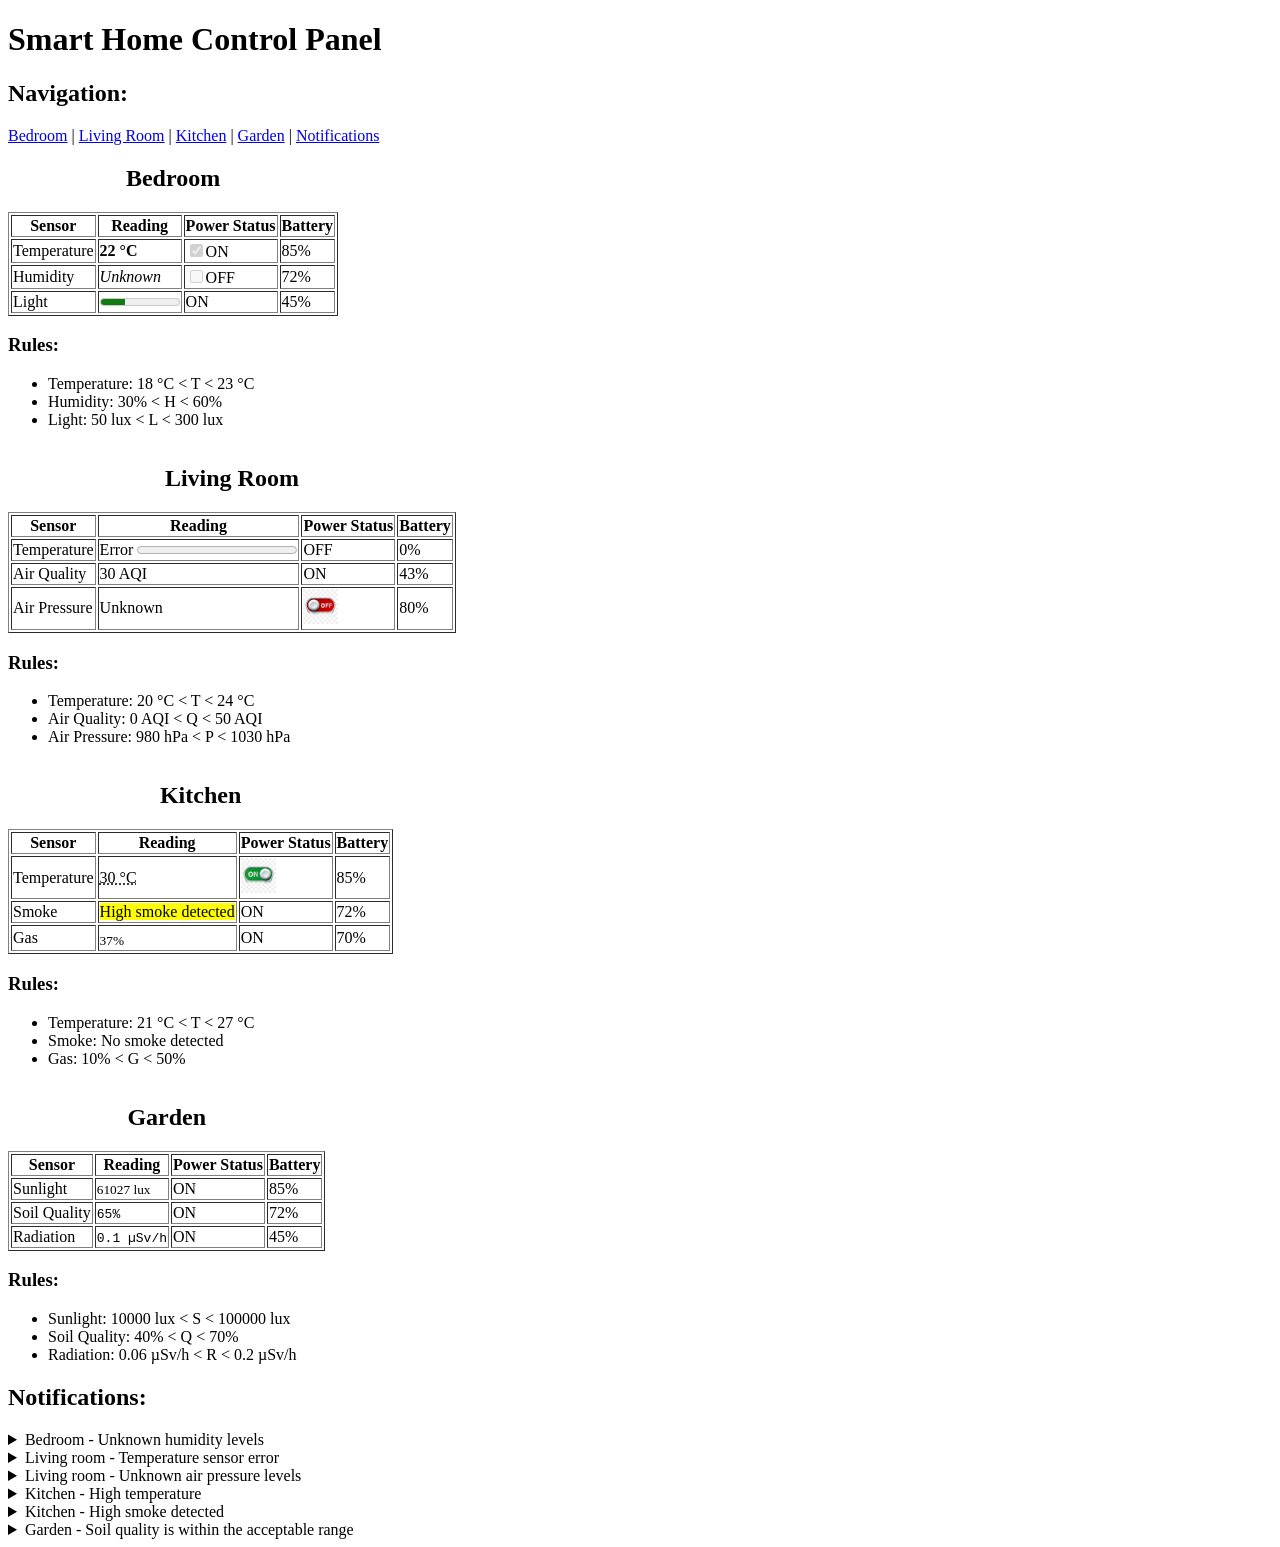
<file: Domasna 1/index.html>
<!-- Pocetnata html struktura ja napraviv so ! + Enter vo vscode, zatoa sodrzi elementi koi ne gi spomnavme na predavanjeto -->
<!DOCTYPE html>
<html lang="en">
<head>
    <meta charset="UTF-8">
    <meta name="viewport" content="width=device-width, initial-scale=1.0">
    <title>Domasna 1</title>
</head>
<body>
    <header>
        <h1>Smart Home Control Panel</h1>
    </header>
    
    <nav>
        <h2>Navigation:</h2>
        <a href="#bedroom">Bedroom</a> |
        <a href="#living-room">Living Room</a> |
        <a href="#kitchen">Kitchen</a> |
        <a href="#garden">Garden</a> |
        <a href="#notifications">Notifications</a>        
    </nav>

    <table border="1">
        <caption><h2 id="bedroom">Bedroom</h2></caption>
        <tr>
            <th>Sensor</th>
            <th>Reading</th>
            <th>Power Status</th>
            <th>Battery</th>
        </tr>
        <tr>
            <td>Temperature</td>
            <td><strong>22 °C</strong></td>
            <td><input type="checkbox" checked disabled>ON</td>
            <td>85%</td>
        </tr>
        <tr>
            <td>Humidity</td>
            <td><em>Unknown</em></td>
            <td><input type="checkbox" disabled>OFF</td>
            <td>72%</td>
        </tr>
        <tr>
            <td>Light</td>
            <td><meter min="0" max="300" value="92">92 lux</meter></td>
            <td>ON</td>
            <td>45%</td>
            </tr>
    </table>
    
    <h3>Rules:</h3>
    <ul>
        <li>Temperature: 18 °C &lt T &lt 23 °C</li>
        <li>Humidity: 30% &lt H &lt 60%</li>
        <li>Light: 50 lux &lt L &lt 300 lux</li>
    </ul>

    <table border="1">
        <caption><h2 id="living-room">Living Room</h2></caption>
        <tr>
            <th>Sensor</th>
            <th>Reading</th>
            <th>Power Status</th>
            <th>Battery</th>
        </tr>
        <tr>
            <td>Temperature</td>
            <td>Error <progress value="0" max="100"></progress></td>
            <td>OFF</td>
            <td>0%</td>
        </tr>
        <tr>
            <td>Air Quality</td>
            <td><data value="30">30 AQI</data></td>
            <td>ON</td>
            <td>43%</td>
        </tr>
        <tr>
            <td>Air Pressure</td>
            <td><output>Unknown</output></td>
            <td><img src="images/switch-off.png" alt="OFF" width="35"></td>
            <td>80%</td>
        </tr>
    </table>

    <h3>Rules:</h3>
    <ul>
        <li>Temperature: 20 °C &lt T &lt 24 °C</li>
        <li>Air Quality: 0 AQI &lt Q &lt 50 AQI</li>
        <li>Air Pressure: 980 hPa &lt P &lt 1030 hPa</li>
    </ul>

    <table border="1">
        <caption><h2 id="kitchen">Kitchen</h2></caption>
        <tr>
            <th>Sensor</th>
            <th>Reading</th>
            <th>Power Status</th>
            <th>Battery</th>
        </tr>
        <tr>
            <td>Temperature</td>
            <td><abbr title="30">30 °C</abbr></td>
            <td><img src="images/switch-on.png" alt="ON" width="35"></td>
            <td>85%</td>
        </tr>
        <tr>
            <td>Smoke</td>
            <td><mark>High smoke detected</mark></td>
            <td>ON</td>
            <td>72%</td>
        </tr>
        <tr>
            <td>Gas</td>
            <td><sub>37%</sub></td>
            <td>ON</td>
            <td>70%</td>
        </tr>
    </table>

    <h3>Rules:</h3>
    <ul>
        <li>Temperature: 21 °C &lt T &lt 27 °C</li>
        <li>Smoke: No smoke detected</li>
        <li>Gas: 10% &lt G &lt 50%</li>
    </ul>

    <table border="1">
        <caption><h2 id="garden">Garden</h2></caption>
        <tr>
            <th>Sensor</th>
            <th>Reading</th>
            <th>Power Status</th>
            <th>Battery</th>
        </tr>
        <tr>
            <td>Sunlight</td>
            <td><small>61027 lux</small></td>
            <td>ON</td>
            <td>85%</td>
        </tr>
        <tr>
            <td>Soil Quality</td>
            <td><code>65%</code></td>
            <td>ON</td>
            <td>72%</td>
        </tr>
        <tr>
            <td>Radiation</td>
            <td><samp>0.1 µSv/h</samp></td>
            <td>ON</td>
            <td>45%</td>
        </tr>
    </table>

    <h3>Rules:</h3>
    <ul>
        <li>Sunlight: 10000 lux &lt S &lt 100000 lux</li>
        <li>Soil Quality: 40% &lt Q &lt 70%</li>
        <li>Radiation: 0.06 µSv/h &lt R &lt 0.2 µSv/h</li>
    </ul>

    <h2 id="notifications">Notifications:</h2>
    <details>
        <summary>Bedroom - Unknown humidity levels</summary>
        <p>The humidity sensor is turned off</p>
    </details>
    <details>
        <summary>Living room - Temperature sensor error</summary>
        <p>The temperature sensor is turned off</p>
        <p>Temps sensor has run out of battery</p>
    </details>
    <details>
        <summary>Living room - Unknown air pressure levels</summary>
        <p>Air pressure sensor is turned off</p>
    </details>
    <details>
        <summary>Kitchen - High temperature</summary>
        <p>Normal range is between 21 °C and 27 °C</p>
        <p>Current temp is 30 °C</p>
    </details>
    <details>
        <summary>Kitchen - High smoke detected</summary>
        <p>Smoke is present in the kitchen - possible fire</p>
    </details>
    <details>
        <summary>Garden - Soil quality is within the acceptable range</summary>
        <p>Soil quality is at 65% relative value</p>
    </details>
</body>
</html>
</file>
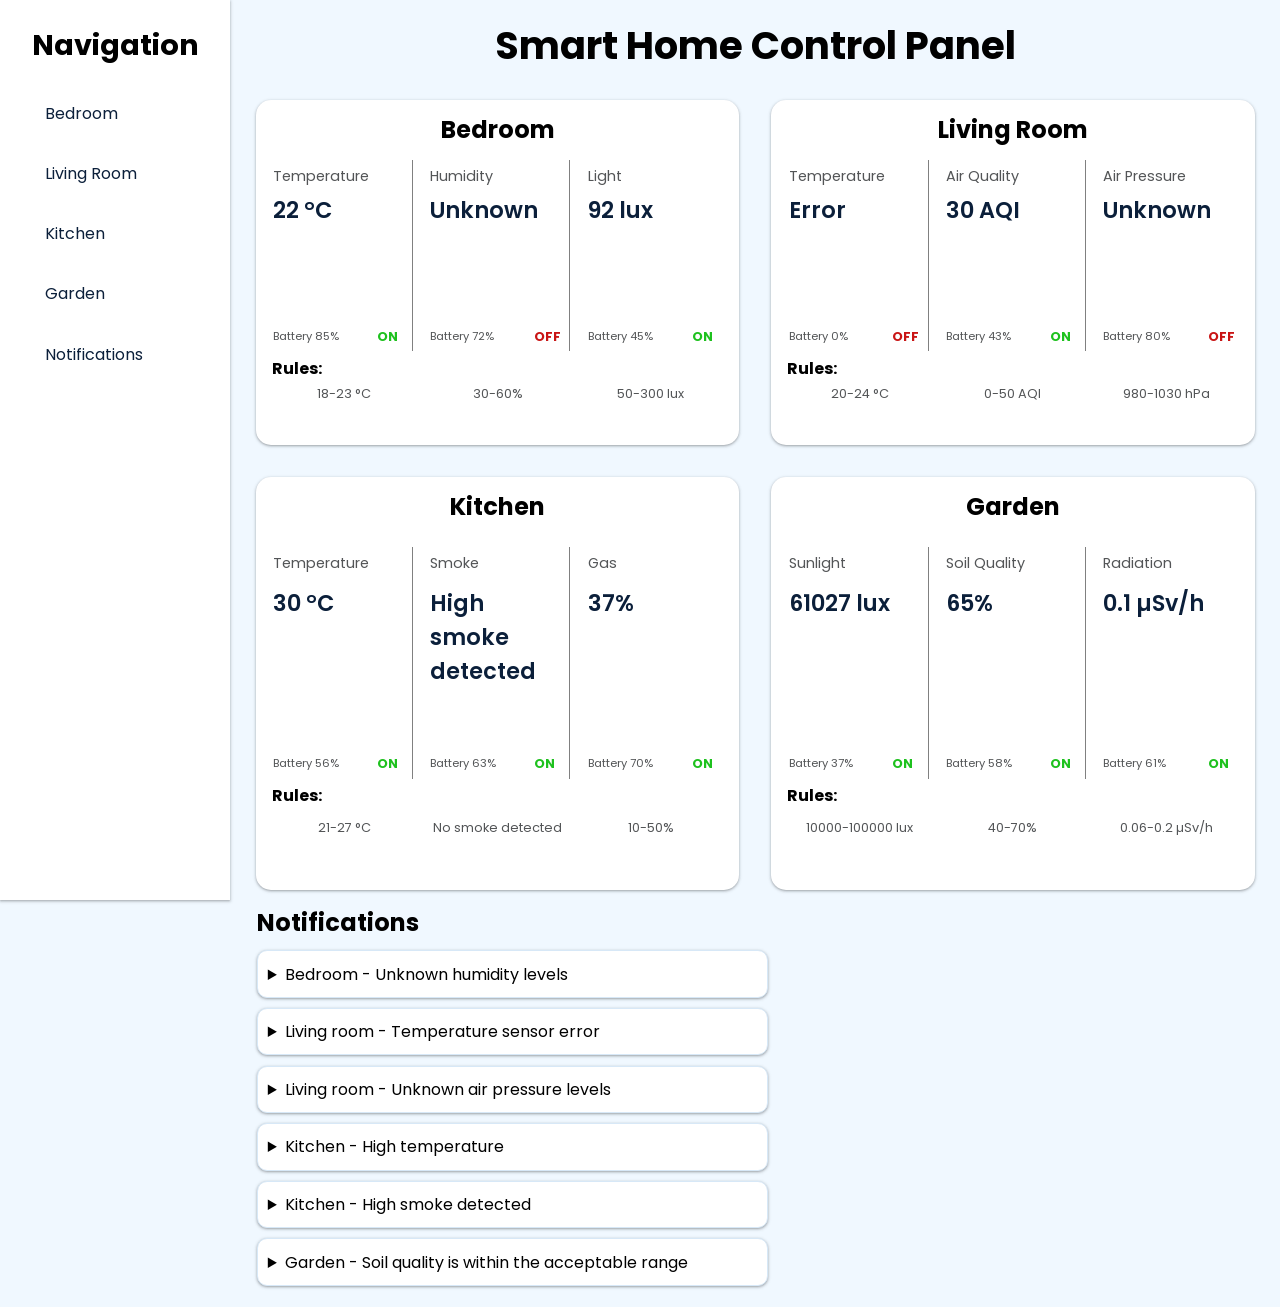
<file: Domasna 2/index.html>
<!DOCTYPE html>
<html lang="en">
<head>
    <meta charset="UTF-8">
    <meta name="viewport" content="width=device-width, initial-scale=1.0">
    <link rel="stylesheet" href="style.css">
    <title>Domasna 2</title>
</head>
<body>
    <div class="layout">
        <div class="sidebar">
            <div class="navigation">
                <h2>Navigation</h2>
            </div>
            <div class="rooms-nav-box">
                <div class="rooms-nav-container">
                    <a href="#bedroom" class="bedroom-nav room-nav-item">Bedroom</a>
                    <a href="#living-room" class="living-room-nav room-nav-item">Living Room</a>
                    <a href="#kitchen" class="kitchen-nav room-nav-item">Kitchen</a>
                    <a href="#garden" class="garden-nav room-nav-item">Garden</a>
                    <a href="#notifications" class="notifications-nav room-nav-item">Notifications</a>
                </div>
            </div>
        </div>
        <div class="main">
            <div class="header">
                <h1>Smart Home Control Panel</h1>
            </div>
            <div class="rooms-box">
                <div class="bedroom room-item" id="bedroom">
                    <div class="bedroom-header room-header">
                        <h2>Bedroom</h2>
                    </div>
                    <div class="bedroom-content room-content">
                        <div class="sensor-row">
                            <div class="sensor-box">
                                <div class="sensor-info">
                                    <div class="sensor-name">
                                        <h4>Temperature</h4>
                                    </div>
                                    <div class="sensor-reading">
                                        <h4>22 °C</h4>
                                    </div>
                                </div>
                                <div class="sensor-footer">
                                    <div class="sensor-battery">
                                        <h4>Battery 85%</h4>
                                    </div>
                                    <div class="sensor-status on">
                                        <h4>ON</h4>
                                    </div>
                                </div>
                            </div>
                            <div class="sensor-box">
                                <div class="sensor-info">
                                    <div class="sensor-name">
                                        <h4>Humidity</h4>
                                    </div>
                                    <div class="sensor-reading">
                                        <h4>Unknown</h4>
                                    </div>
                                </div>
                                <div class="sensor-footer">
                                    <div class="sensor-battery">
                                        <h4>Battery 72%</h4>
                                    </div>
                                    <div class="sensor-status off">
                                        <h4>OFF</h4>
                                    </div>
                                </div>
                            </div>
                            <div class="sensor-box">
                                <div class="sensor-info">
                                    <div class="sensor-name">
                                        <h4>Light</h4>
                                    </div>
                                    <div class="sensor-reading">
                                        <h4>92 lux</h4>
                                    </div>
                                </div>
                                <div class="sensor-footer">
                                    <div class="sensor-battery">
                                        <h4>Battery 45%</h4>
                                    </div>
                                    <div class="sensor-status on">
                                        <h4>ON</h4>
                                    </div>
                                </div>
                            </div>
                        </div>
                        <div class="rules-row">
                            <div class="rules-box">
                                <div class="rules">
                                    <h4>Rules:</h4>
                                </div>
                                <div class="rules-info">
                                    <h5>18-23 °C</h5>
                                </div>
                            </div>
                            <div class="rules-box">
                                <div class="rules"></div>
                                <div class="rules-info">
                                    <h5>30-60%</h5>
                                </div>
                            </div>
                            <div class="rules-box">
                                <div class="rules"></div>
                                <div class="rules-info">
                                    <h5>50-300 lux</h5>
                                </div>
                            </div>
                        </div>
                    </div>
                </div>
                <div class="living-room room-item" id="living-room">
                    <div class="living-room-header room-header">
                        <h2>Living Room</h2>
                    </div>
                    <div class="living-room-content room-content">
                        <div class="sensor-row">
                            <div class="sensor-box">
                                <div class="sensor-info">
                                    <div class="sensor-name">
                                        <h4>Temperature</h4>
                                    </div>
                                    <div class="sensor-reading">
                                        <h4>Error</h4>
                                    </div>
                                </div>
                                <div class="sensor-footer">
                                    <div class="sensor-battery">
                                        <h4>Battery 0%</h4>
                                    </div>
                                    <div class="sensor-status off">
                                        <h4>OFF</h4>
                                    </div>
                                </div>
                            </div>
                            <div class="sensor-box">
                                <div class="sensor-info">
                                    <div class="sensor-name">
                                        <h4>Air Quality</h4>
                                    </div>
                                    <div class="sensor-reading">
                                        <h4>30 AQI</h4>
                                    </div>
                                </div>
                                <div class="sensor-footer">
                                    <div class="sensor-battery">
                                        <h4>Battery 43%</h4>
                                    </div>
                                    <div class="sensor-status on">
                                        <h4>ON</h4>
                                    </div>
                                </div>
                            </div>
                            <div class="sensor-box">
                                <div class="sensor-info">
                                    <div class="sensor-name">
                                        <h4>Air Pressure</h4>
                                    </div>
                                    <div class="sensor-reading">
                                        <h4>Unknown</h4>
                                    </div>
                                </div>
                                <div class="sensor-footer">
                                    <div class="sensor-battery">
                                        <h4>Battery 80%</h4>
                                    </div>
                                    <div class="sensor-status off">
                                        <h4>OFF</h4>
                                    </div>
                                </div>
                            </div>
                        </div>
                        <div class="rules-row">
                            <div class="rules-box">
                                <div class="rules">
                                    <h4>Rules:</h4>
                                </div>
                                <div class="rules-info">
                                    <h5>20-24 °C</h5>
                                </div>
                            </div>
                            <div class="rules-box">
                                <div class="rules"></div>
                                <div class="rules-info">
                                    <h5>0-50 AQI</h5>
                                </div>
                            </div>
                            <div class="rules-box">
                                <div class="rules"></div>
                                <div class="rules-info">
                                    <h5>980-1030 hPa</h5>
                                </div>
                            </div>
                        </div>
                    </div>
                </div>
                <div class="kitchen room-item" id="kitchen">
                    <div class="kitchen-header room-header">
                        <h2>Kitchen</h2>
                    </div>
                    <div class="kitchen-content room-content">
                        <div class="sensor-row">
                            <div class="sensor-box">
                                <div class="sensor-info">
                                    <div class="sensor-name">
                                        <h4>Temperature</h4>
                                    </div>
                                    <div class="sensor-reading">
                                        <h4>30 °C</h4>
                                    </div>
                                </div>
                                <div class="sensor-footer">
                                    <div class="sensor-battery">
                                        <h4>Battery 56%</h4>
                                    </div>
                                    <div class="sensor-status on">
                                        <h4>ON</h4>
                                    </div>
                                </div>
                            </div>
                            <div class="sensor-box">
                                <div class="sensor-info">
                                    <div class="sensor-name">
                                        <h4>Smoke</h4>
                                    </div>
                                    <div class="sensor-reading">
                                        <h4>High smoke detected</h4>
                                    </div>
                                </div>
                                <div class="sensor-footer">
                                    <div class="sensor-battery">
                                        <h4>Battery 63%</h4>
                                    </div>
                                    <div class="sensor-status on">
                                        <h4>ON</h4>
                                    </div>
                                </div>
                            </div>
                            <div class="sensor-box">
                                <div class="sensor-info">
                                    <div class="sensor-name">
                                        <h4>Gas</h4>
                                    </div>
                                    <div class="sensor-reading">
                                        <h4>37%</h4>
                                    </div>
                                </div>
                                <div class="sensor-footer">
                                    <div class="sensor-battery">
                                        <h4>Battery 70%</h4>
                                    </div>
                                    <div class="sensor-status on">
                                        <h4>ON</h4>
                                    </div>
                                </div>
                            </div>
                        </div>
                        <div class="rules-row">
                            <div class="rules-box">
                                <div class="rules">
                                    <h4>Rules:</h4>
                                </div>
                                <div class="rules-info">
                                    <h5>21-27 °C</h5>
                                </div>
                            </div>
                            <div class="rules-box">
                                <div class="rules"></div>
                                <div class="rules-info">
                                    <h5>No smoke detected</h5>
                                </div>
                            </div>
                            <div class="rules-box">
                                <div class="rules"></div>
                                <div class="rules-info">
                                    <h5>10-50%</h5>
                                </div>
                            </div>
                        </div>
                    </div>
                </div>
                <div class="garden room-item" id="garden">
                    <div class="garden-header room-header">
                        <h2>Garden</h2>
                    </div>
                    <div class="garden-content room-content">
                        <div class="sensor-row">
                            <div class="sensor-box">
                                <div class="sensor-info">
                                    <div class="sensor-name">
                                        <h4>Sunlight</h4>
                                    </div>
                                    <div class="sensor-reading">
                                        <h4>61027 lux</h4>
                                    </div>
                                </div>
                                <div class="sensor-footer">
                                    <div class="sensor-battery">
                                        <h4>Battery 37%</h4>
                                    </div>
                                    <div class="sensor-status on">
                                        <h4>ON</h4>
                                    </div>
                                </div>
                            </div>
                            <div class="sensor-box">
                                <div class="sensor-info">
                                    <div class="sensor-name">
                                        <h4>Soil Quality</h4>
                                    </div>
                                    <div class="sensor-reading">
                                        <h4>65%</h4>
                                    </div>
                                </div>
                                <div class="sensor-footer">
                                    <div class="sensor-battery">
                                        <h4>Battery 58%</h4>
                                    </div>
                                    <div class="sensor-status on">
                                        <h4>ON</h4>
                                    </div>
                                </div>
                            </div>
                            <div class="sensor-box">
                                <div class="sensor-info">
                                    <div class="sensor-name">
                                        <h4>Radiation</h4>
                                    </div>
                                    <div class="sensor-reading">
                                        <h4>0.1 µSv/h</h4>
                                    </div>
                                </div>
                                <div class="sensor-footer">
                                    <div class="sensor-battery">
                                        <h4>Battery 61%</h4>
                                    </div>
                                    <div class="sensor-status on">
                                        <h4>ON</h4>
                                    </div>
                                </div>
                            </div>
                        </div>
                        <div class="rules-row">
                            <div class="rules-box">
                                <div class="rules">
                                    <h4>Rules:</h4>
                                </div>
                                <div class="rules-info">
                                    <h5>10000-100000 lux</h5>
                                </div>
                            </div>
                            <div class="rules-box">
                                <div class="rules"></div>
                                <div class="rules-info">
                                    <h5>40-70%</h5>
                                </div>
                            </div>
                            <div class="rules-box">
                                <div class="rules"></div>
                                <div class="rules-info">
                                    <h5>0.06-0.2 µSv/h</h5>
                                </div>
                            </div>
                        </div>
                    </div>
                </div>
            </div>
            <div class="notifications" id="notifications">
                <h2>Notifications</h2>

                <details class="notification">
                    <summary>Bedroom - Unknown humidity levels</summary>
                    <div class="notification-content">
                        <p>The humidity sensor is turned off.</p>
                    </div>
                </details>

                <details class="notification">
                    <summary>Living room - Temperature sensor error</summary>
                    <div class="notification-content">
                        <p>The temperature sensor is turned off.</p>
                        <p>The temperature sensor has run out of battery.</p>
                    </div>
                </details>

                <details class="notification">
                    <summary>Living room - Unknown air pressure levels</summary>
                    <div class="notification-content">
                        <p>Air pressure sensor is turned off.</p>
                    </div>
                </details>

                <details class="notification">
                    <summary>Kitchen - High temperature</summary>
                    <div class="notification-content">
                        <p>Normal range is between 21 °C and 27 °C.</p>
                        <p>Current temperature is 30 °C.</p>
                    </div>
                </details>

                <details class="notification">
                    <summary>Kitchen - High smoke detected</summary>
                    <div class="notification-content">
                        <p>Smoke is present in the kitchen - possible fire.</p>
                    </div>
                </details>

                <details class="notification">
                    <summary>Garden - Soil quality is within the acceptable range</summary>
                    <div class="notification-content">
                        <p>Soil quality is at 65% relative value.</p>
                    </div>
                </details>
            </div>
        </div>
    </div>
</body>
</html>
</file>
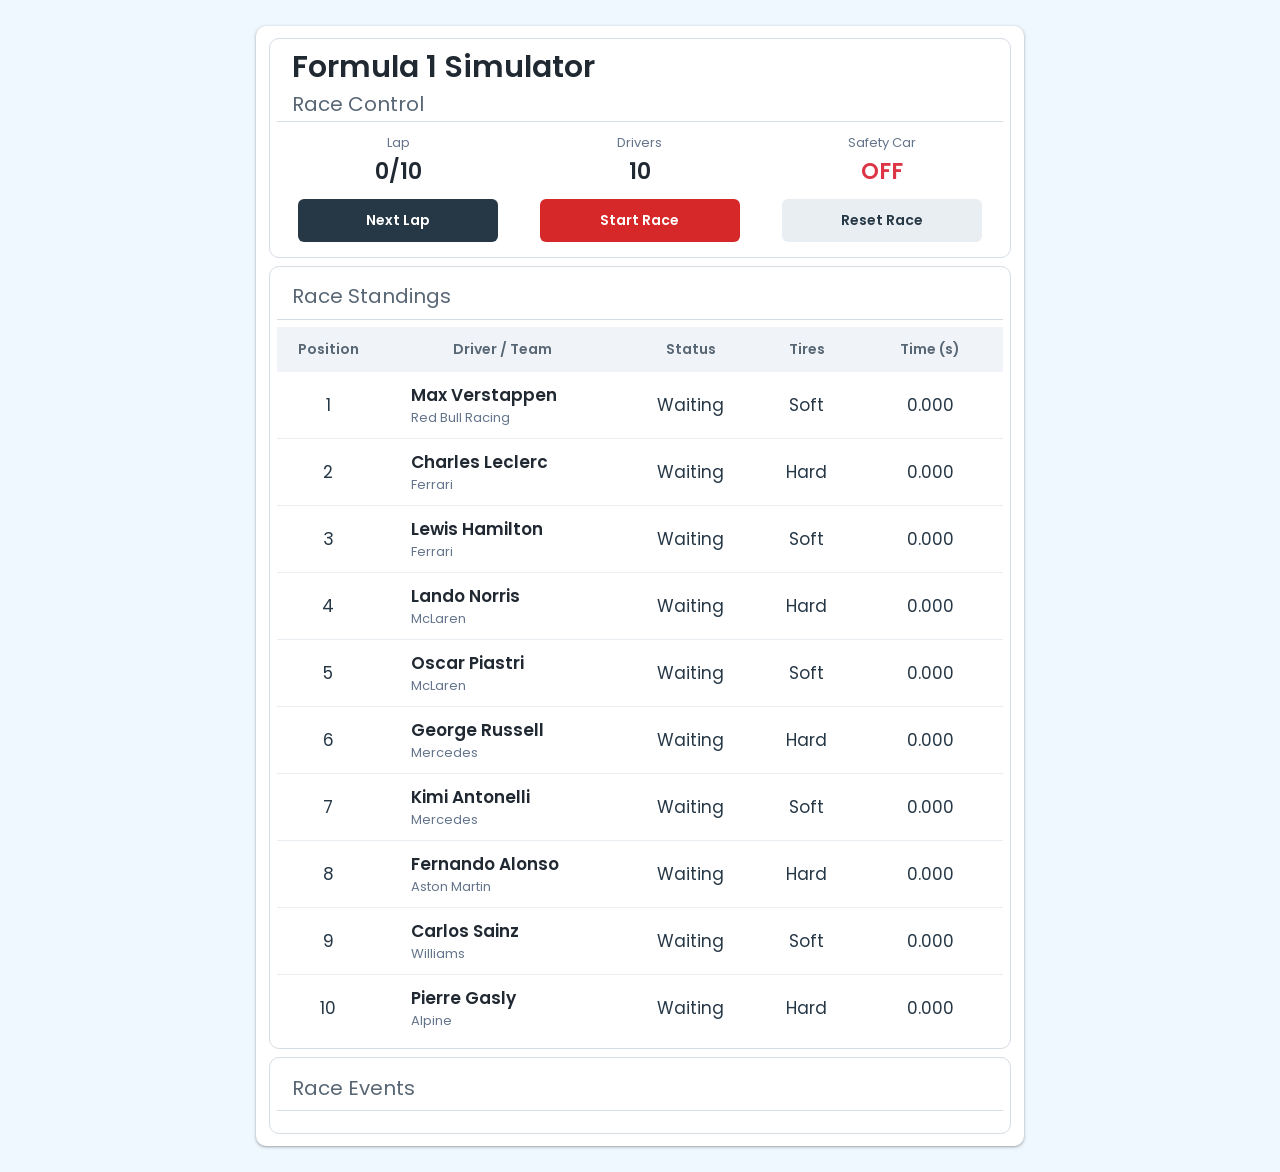
<file: Domasna 3/index.html>
<!DOCTYPE html>
<html lang="en">
<head>
    <meta charset="UTF-8">
    <meta name="viewport" content="width=device-width, initial-scale=1.0">
    <link rel="stylesheet" href="style.css">
    <script src="script.js" defer></script>
    <title>Domasna 3</title>
</head>
<body>
    <div class="overlay" id="overlay">
        <div class="winner-container">
            <div class="winner-header">
                <h2>WINNER</h2>
            </div>
            <div class="winner-name">
                <h1 id="winner-name"></h1>
            </div>
            <div class="close-container">
                <button class="close-btn" id="close-btn">CLOSE</button>
            </div>
        </div>
    </div>
    <div class="layout">
        <div class="main">
            <div class="setup-container">
                <div class="header1">
                    <h1>Formula 1 Simulator</h1>
                </div>
                <div class="header2">
                    <h2>Race Control</h2>
                </div>
                <div class="ldsc-container">
                    <div class="l-box">
                        <h3>Lap</h3>
                    </div>
                    <div class="d-box">
                        <h3>Drivers</h3>
                    </div>
                    <div class="sc-box">
                        <h3>Safety Car</h3>
                    </div>
                </div>
                <div class="ldsc-values-container">
                    <div class="l-box-value">
                        <p id="current-lap"></p>
                    </div>
                    <div class="d-box-value">
                        <p>10</p>
                    </div>
                    <div class="sc-box-value">
                        <p id="safety-car-status"></p>
                    </div>
                </div>
                <div class="race-buttons-container">
                    <button class="next-lap" id="next-lap">Next Lap</button>
                    <button class="start-race" id="start-race">Start Race</button>
                    <button class="reset-race" id="reset-race">Reset Race</button>
                </div>
            </div>
            <div class="standings-container">
                <div class="standings-header">
                    <h2>Race Standings</h2>
                </div>
                <div class="standings-table">
                    <table>
                        <thead>
                            <tr>
                                <th>Position</th>
                                <th>Driver / Team</th>
                                <th>Status</th>
                                <th>Tires</th>
                                <th>Time (s)</th>
                            </tr>
                        </thead>
                        <tbody id="standings-body">
                        </tbody>
                    </table>
                </div>
            </div>
            <div class="events-container">
                <div class="events-header">
                    <h2>Race Events</h2>
                </div>
                <div class="events-list">
                    <ul id="events-list">
                    </ul>
                </div>
            </div>
        </div>
    </div>
</body>
</html>
</file>
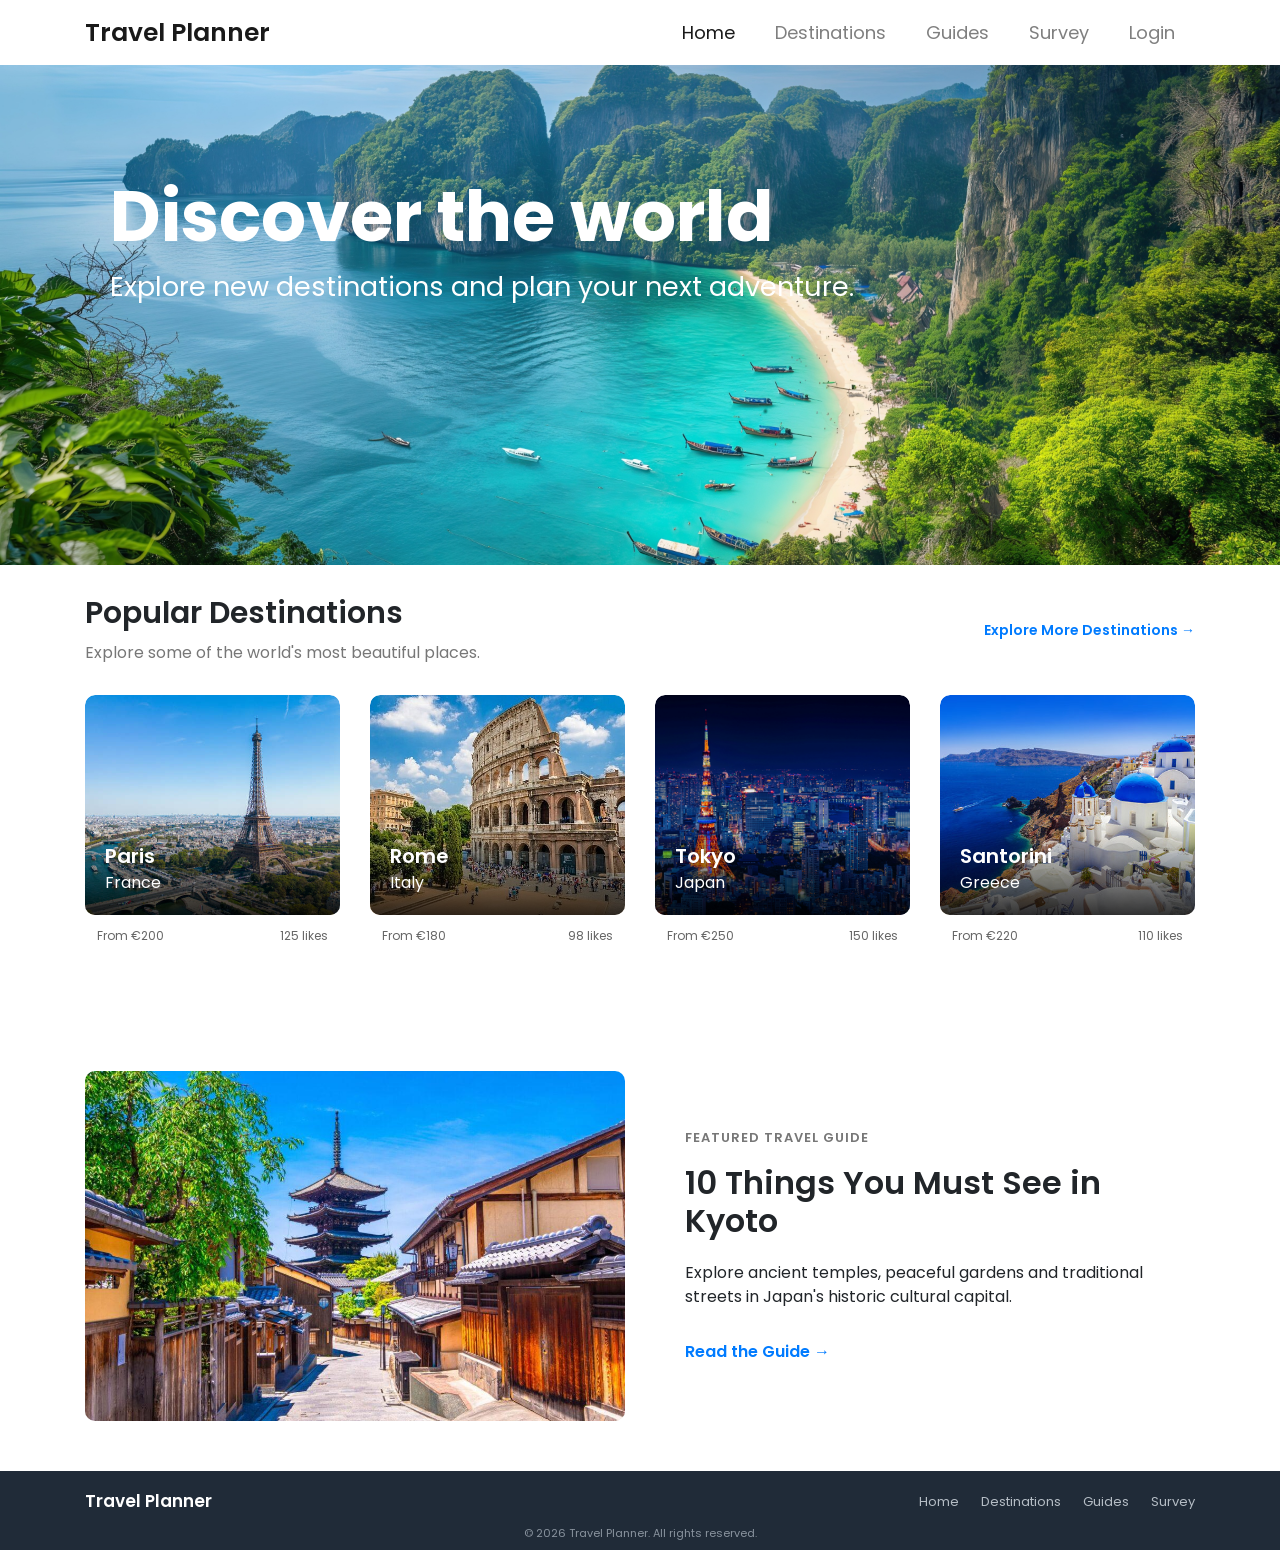
<file: Proekt 1/index.html>
<!DOCTYPE html>
<html lang="en">
<head>
    <meta charset="UTF-8">
    <meta name="viewport" content="width=device-width, initial-scale=1.0">
    <title>Travel Planner</title>
    <link rel="stylesheet" href="https://cdn.jsdelivr.net/npm/bootstrap@4.6.1/dist/css/bootstrap.min.css">
    <link rel="stylesheet" href="css/main.css">
    <link rel="stylesheet" href="css/home.css">
    <script src="https://cdn.jsdelivr.net/npm/jquery@3.6.0/dist/jquery.slim.min.js" defer></script>
    <script src="https://cdn.jsdelivr.net/npm/bootstrap@4.6.1/dist/js/bootstrap.bundle.min.js" defer></script>
    <script src="js/main.js" defer></script>
    <script src="js/home.js" defer></script>
</head>
<body>
    <nav class="navbar navbar-expand-lg navbar-light">
        <div class="container">
            <a class="navbar-brand" href="index.html">Travel Planner</a>
            <ul class="navbar-nav ml-auto">
                <li class="nav-item">
                    <a class="nav-link active" href="index.html">Home</a>
                </li>
                <li class="nav-item">
                    <a class="nav-link" href="html/destinations.html">Destinations</a>
                </li>
                <li class="nav-item">
                    <a class="nav-link" href="html/guides.html">Guides</a>
                </li>
                <li class="nav-item">
                    <a class="nav-link" href="html/survey.html">Survey</a>
                </li>
                <li class="nav-item">
                    <a class="nav-link" href="#" id="login-nav-link">Login</a>
                </li>
            </ul>
        </div>
    </nav>

    <section class="hero">
        <div class="hero-content">
            <h1>Discover the world</h1>
            <p>Explore new destinations and plan your next adventure.</p>
        </div>
    </section>

    <section class="popular-destinations container">
        <div class="destination-section-header">
            <div>
                <h2>Popular Destinations</h2>
                <p>Explore some of the world's most beautiful places.</p>
            </div>
            <a href="html/destinations.html" class="explore-link">Explore More Destinations &rarr;</a>
        </div>

        <div class="row">
            <div class="col-md-3 mb-4">
                <a href="html/destination.html?id=1" class="destination-link">
                    <div class="destination-card">
                        <div class="destination-image">
                            <img src="images/destinations/paris/paris.jpg" alt="Paris">
                            <div class="destination-overlay">
                                <h5>Paris</h5>
                                <p>France</p>
                            </div>
                        </div>
                        <div class="destination-card-info">
                            <span>From €200</span>
                            <span id="likes-1"></span>
                        </div>
                    </div>
                </a>
            </div>
            <div class="col-md-3 mb-4">
                <a href="html/destination.html?id=2" class="destination-link">
                    <div class="destination-card">
                        <div class="destination-image">
                            <img src="images/destinations/rome/rome.jpg" alt="Rome">
                            <div class="destination-overlay">
                                <h5>Rome</h5>
                                <p>Italy</p>
                            </div>
                        </div>
                        <div class="destination-card-info">
                            <span>From €180</span>
                            <span id="likes-2"></span>
                        </div>
                    </div>
                </a>
            </div>
            <div class="col-md-3 mb-4">
                <a href="html/destination.html?id=3" class="destination-link">
                    <div class="destination-card">
                        <div class="destination-image">
                            <img src="images/destinations/tokyo/tokyo.jpg" alt="Tokyo">
                            <div class="destination-overlay">
                                <h5>Tokyo</h5>
                                <p>Japan</p>
                            </div>
                        </div>
                        <div class="destination-card-info">
                            <span>From €250</span>
                            <span id="likes-3"></span>
                        </div>
                    </div>
                </a>
            </div>
            <div class="col-md-3 mb-4">
                <a href="html/destination.html?id=4" class="destination-link">
                    <div class="destination-card">
                        <div class="destination-image">
                            <img src="images/destinations/santorini/santorini.jpg" alt="Santorini">
                            <div class="destination-overlay">
                                <h5>Santorini</h5>
                                <p>Greece</p>
                            </div>
                        </div>
                        <div class="destination-card-info">
                            <span>From €220</span>
                            <span id="likes-4"></span>
                        </div>
                    </div>
                </a>
            </div>
        </div>
    </section>

    <section class="featured-guide container">
        <div class="row align-items-center">
            <div class="col-md-6">
                <img src="images/destinations/kyoto/kyoto1.jpg" alt="Kyoto" class="featured-guide-image">
            </div>
            <div class="col-md-6">
                <div class="featured-guide-content">
                    <p class="guide-label">FEATURED TRAVEL GUIDE</p>
                    <h2>10 Things You Must See in Kyoto</h2>
                    <p>
                        Explore ancient temples, peaceful gardens and traditional
                        streets in Japan's historic cultural capital.
                    </p>
                    <a href="html/guides.html#kyoto-guide" class="guide-link">Read the Guide &rarr;</a>
                </div>
            </div>
        </div>
    </section>

    <footer class="footer">
        <div class="container">
            <div class="footer-content">
                <h5>Travel Planner</h5>
                <div class="footer-links">
                    <a href="index.html">Home</a>
                    <a href="html/destinations.html">Destinations</a>
                    <a href="html/guides.html">Guides</a>
                    <a href="html/survey.html">Survey</a>
                </div>
            </div>
            <p class="copyright">&copy; 2026 Travel Planner. All rights reserved.</p>
        </div>
    </footer>

    <div class="modal fade" id="loginModal" tabindex="-1" role="dialog">
        <div class="modal-dialog modal-dialog-centered" role="document">
            <div class="modal-content login-modal">

                <div class="modal-header">
                    <h5 class="modal-title">Welcome Back</h5>
                    <button type="button" class="close" data-dismiss="modal">
                        <span>&times;</span>
                    </button>
                </div>

                <div class="modal-body">
                    <p class="login-description">Login to continue planning your next adventure.</p>
                    <form id="login-form">
                        <div class="form-group">
                            <label for="login-username">Username</label>
                            <input type="text" class="form-control" id="login-username" required>
                        </div>
                        <div class="form-group">
                            <label for="login-email">Email Address</label>
                            <input type="email" class="form-control" id="login-email"
                                placeholder="Enter your email" required>
                        </div>
                        <div class="form-group">
                            <label for="login-password">Password</label>
                            <input type="password" class="form-control" id="login-password"
                                placeholder="Enter your password" required>
                        </div>
                        <button type="submit" class="btn btn-primary btn-block login-button">Login</button>
                    </form>
                    <p class="signup-text">
                        Don't have an account? <a href="#">Sign up</a>
                    </p>
                </div>

            </div>
        </div>
    </div>
</body>
</html>
</file>
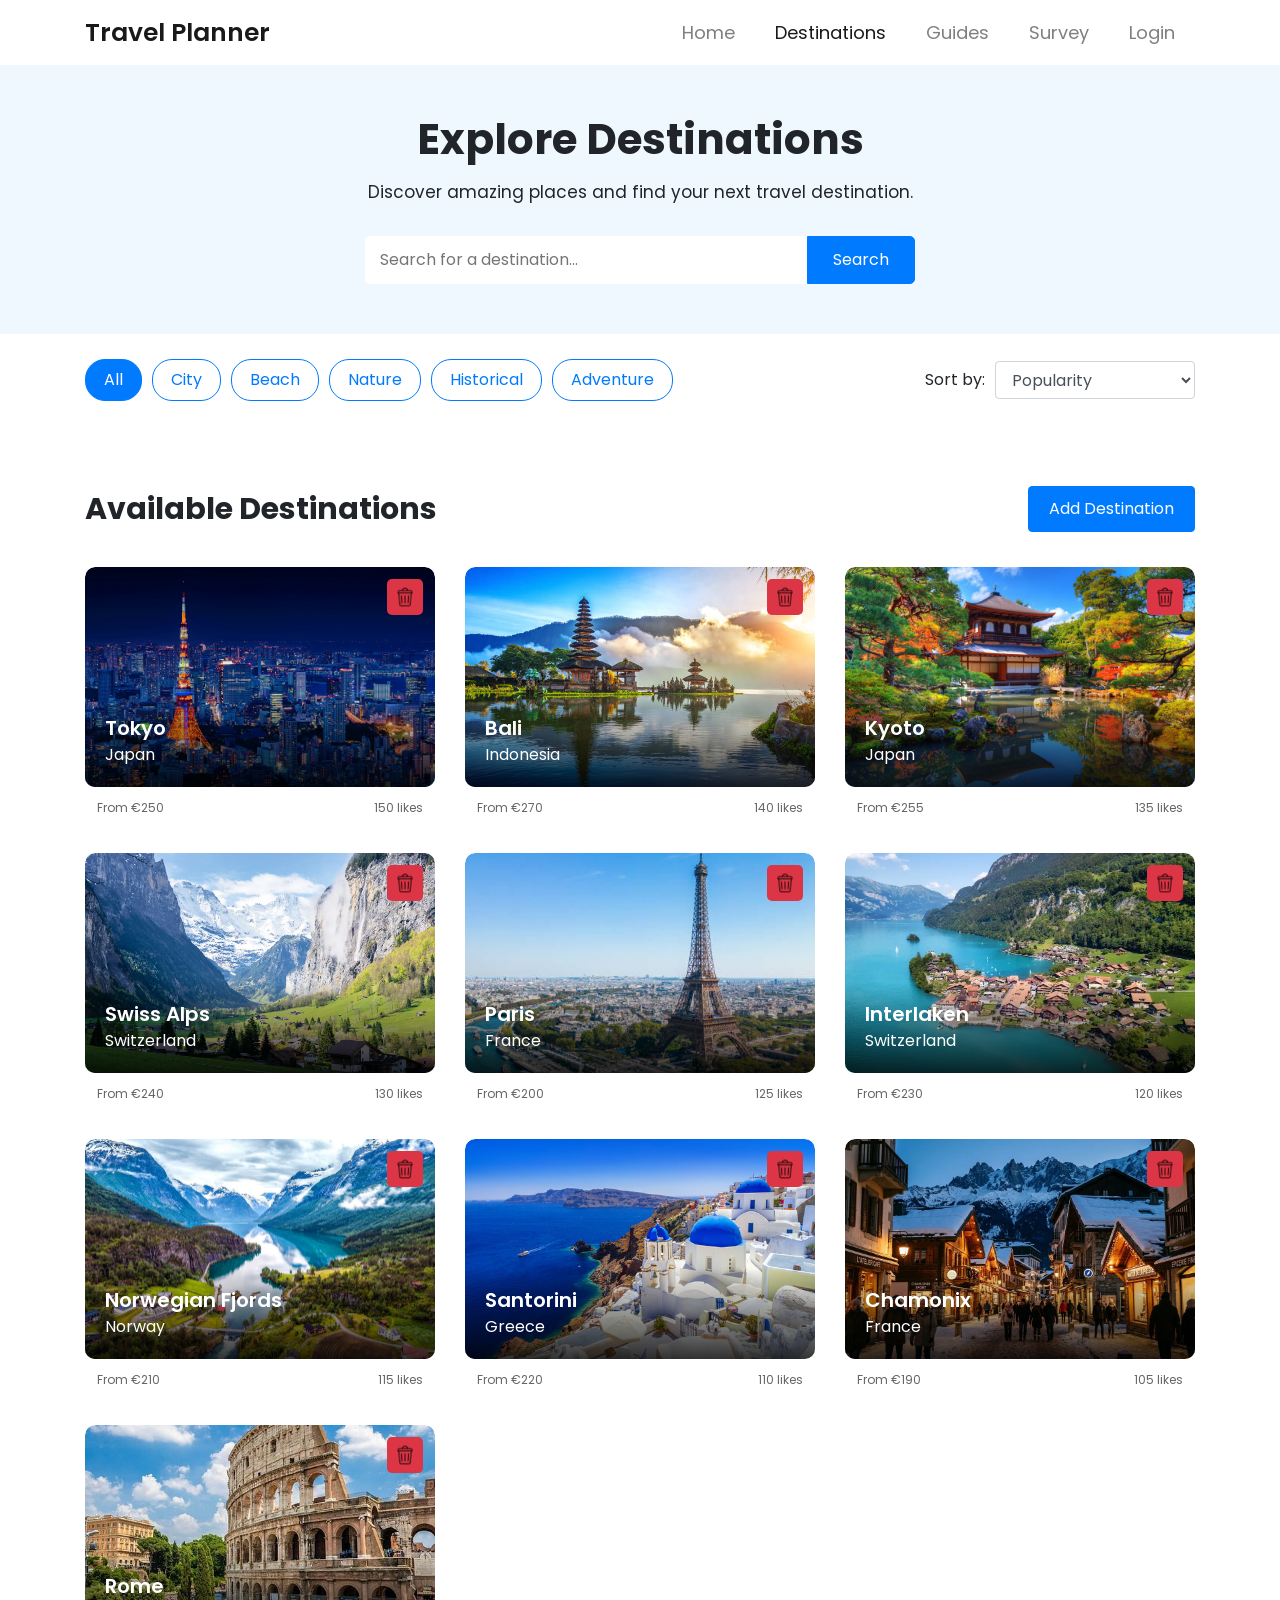
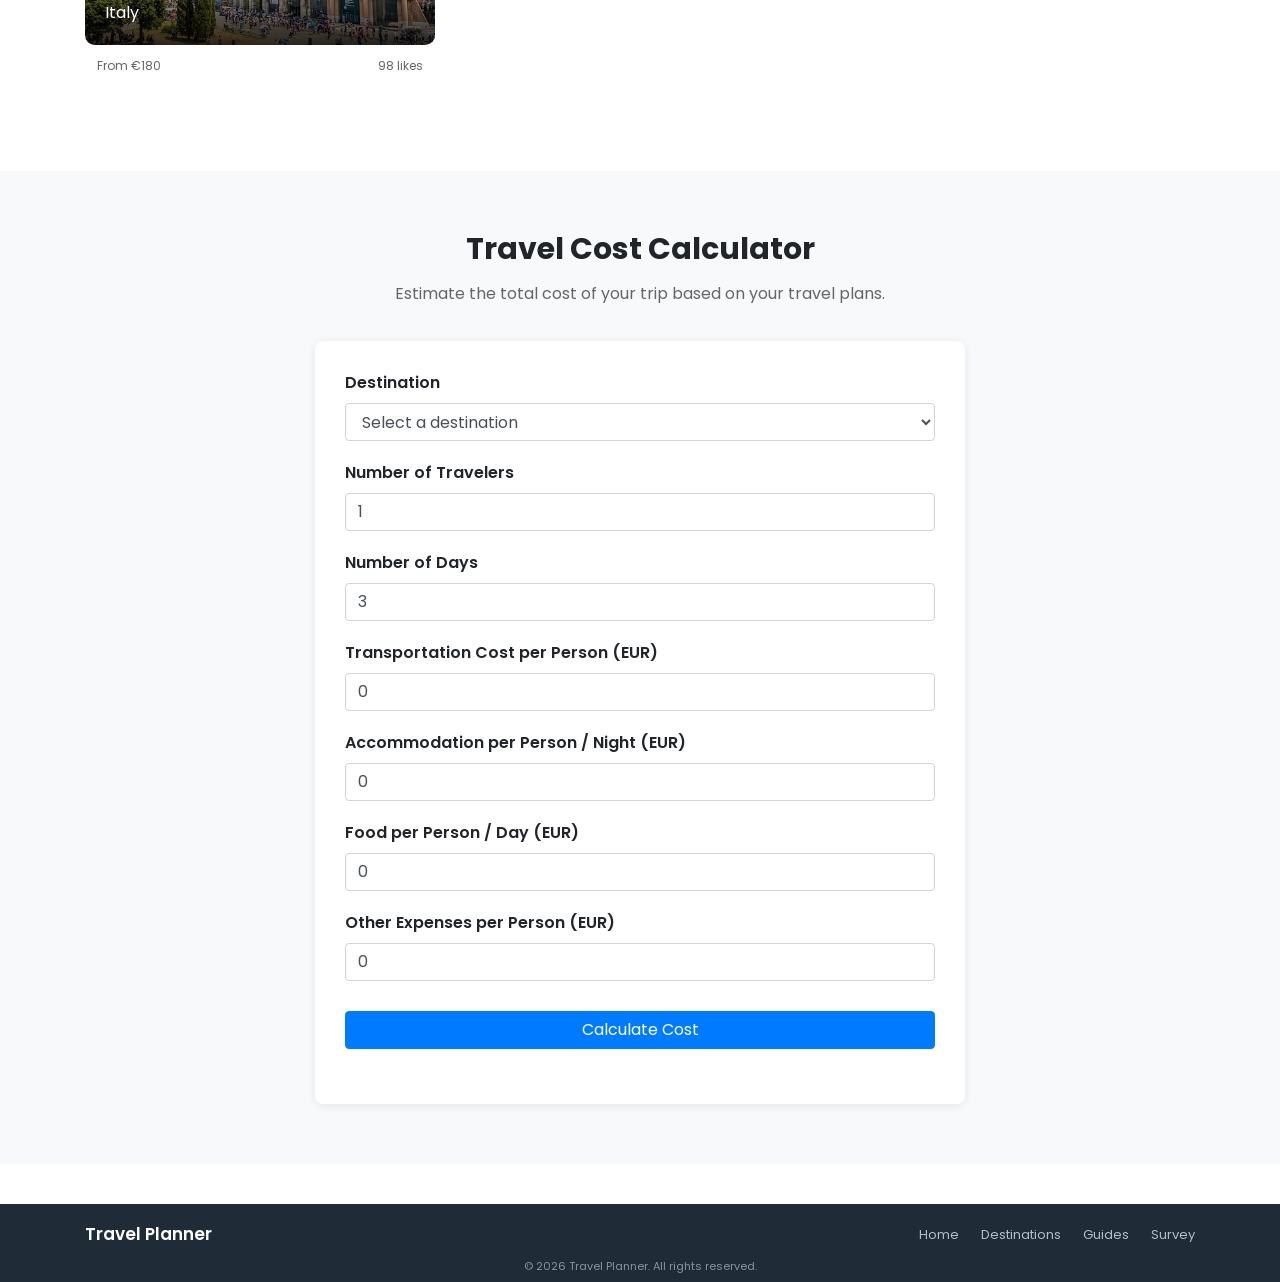
<file: Proekt 1/html/destination.html>
<!DOCTYPE html>
<html lang="en">
<head>
    <meta charset="UTF-8">
    <meta name="viewport" content="width=device-width, initial-scale=1.0">
    <title>Travel Planner</title>
    <link rel="stylesheet" href="https://cdn.jsdelivr.net/npm/bootstrap@4.6.1/dist/css/bootstrap.min.css">
    <link rel="stylesheet" href="../css/main.css">
    <link rel="stylesheet" href="../css/destination.css">
    <script src="https://cdn.jsdelivr.net/npm/jquery@3.6.0/dist/jquery.slim.min.js" defer></script>
    <script src="https://cdn.jsdelivr.net/npm/bootstrap@4.6.1/dist/js/bootstrap.bundle.min.js" defer></script>
    <script src="../js/main.js" defer></script>
    <script src="../js/destination.js" defer></script>
</head>
<body>
    <nav class="navbar navbar-expand-lg navbar-light">
        <div class="container">
            <a class="navbar-brand" href="../index.html">Travel Planner</a>
            <ul class="navbar-nav ml-auto">
                <li class="nav-item">
                    <a class="nav-link" href="../index.html">Home</a>
                </li>
                <li class="nav-item">
                    <a class="nav-link active" href="destinations.html">Destinations</a>
                </li>
                <li class="nav-item">
                    <a class="nav-link" href="guides.html">Guides</a>
                </li>
                <li class="nav-item">
                    <a class="nav-link" href="survey.html">Survey</a>
                </li>
                <li class="nav-item">
                    <a class="nav-link" href="#" id="login-nav-link">Login</a>
                </li>
            </ul>
        </div>
    </nav>

    <section class="destination-hero" id="destination-hero">
        <div class="destination-hero-overlay">
            <div class="container destination-hero-content">
                <p class="destination-country" id="destination-country"></p>
                <h1 id="destination-name"></h1>
                <p class="destination-intro" id="destination-intro"></p>
                <a href="#attractions" class="btn btn-primary">Explore Attractions</a>
            </div>
        </div>
    </section>

    <section class="destination-overview">
        <div class="container">
            <div class="row">
                <div class="col-lg-7 overview-description">
                    <h2 id="overview-title"></h2>
                    <p id="overview-description-1"></p>
                    <p id="overview-description-2"></p>
                    <a href="#" id="destination-guide-link" class="guide-link">
                        Read the Guide &rarr;
                    </a>
                </div>
                <div class="col-lg-5">
                    <div class="overview-info">
                        <h4>Travel Information</h4>

                        <div class="overview-info-item">
                            <span>Country</span>
                            <strong id="info-country"></strong>
                        </div>

                        <div class="overview-info-item">
                            <span>Language</span>
                            <strong id="info-language"></strong>
                        </div>

                        <div class="overview-info-item">
                            <span>Currency</span>
                            <strong id="info-currency"></strong>
                        </div>

                        <div class="overview-info-item">
                            <span>Best Time to Visit</span>
                            <strong id="info-best-time"></strong>
                        </div>

                        <div class="overview-info-item">
                            <span>Estimated Budget</span>
                            <strong id="info-budget"></strong>
                        </div>
                    </div>
                </div>
            </div>
        </div>
    </section>

    <section class="destination-attractions" id="attractions">
        <div class="container">
            <div class="attractions-header">
                <h2>Popular Attractions</h2>
                <p id="attractions-description"></p>
            </div>

            <div class="row" id="attractions-container">
            </div>
        </div>
    </section>

    <section class="destination-rating">
        <div class="container">
            <div class="rating-content">
                <h2>Did You Like This Destination?</h2>
                <p>Share your opinion and let other travelers know what you think.</p>

                <div class="rating-buttons">
                    <button type="button" class="rating-btn like-btn" id="like-button">
                        <span>&#128077;</span>
                        Like
                        <span class="rating-count" id="like-count">0</span>
                    </button>

                    <button type="button" class="rating-btn dislike-btn" id="dislike-button">
                        <span>&#128078;</span>
                        Dislike
                        <span class="rating-count" id="dislike-count">0</span>
                    </button>
                </div>
            </div>
        </div>
    </section>

    <section class="destination-comments">
        <div class="container">
            <h2>Traveler Comments</h2>
            <p class="comments-description">Share your experience or read what other travelers have to say.</p>

            <div class="comment-form-container">
                <h4>Leave a Comment</h4>
                <form id="comment-form">
                    <div class="form-group">
                        <label for="comment-name">Your Name</label>
                        <input type="text" class="form-control" id="comment-name"
                            placeholder="Enter your name" required>
                    </div>

                    <div class="form-group">
                        <label for="comment-text">Your Comment</label>
                        <textarea class="form-control" id="comment-text"
                            rows="4" placeholder="Share your thoughts about this destination..."
                            required></textarea>
                    </div>

                    <button type="submit" class="btn btn-primary comment-submit">Post Comment</button>
                </form>
            </div>

            <div class="comments-list">
                <h4>Recent Comments</h4>
                <div id="comments-container">
                </div>
            </div>
        </div>
    </section>

    <footer class="footer">
        <div class="container">
            <div class="footer-content">
                <h5>Travel Planner</h5>
                <div class="footer-links">
                    <a href="../index.html">Home</a>
                    <a href="destinations.html">Destinations</a>
                    <a href="guides.html">Guides</a>
                    <a href="survey.html">Survey</a>
                </div>
            </div>
            <p class="copyright">&copy; 2026 Travel Planner. All rights reserved.</p>
        </div>
    </footer>

    <div class="modal fade" id="loginModal" tabindex="-1" role="dialog">
        <div class="modal-dialog modal-dialog-centered" role="document">
            <div class="modal-content login-modal">
                <div class="modal-header">
                    <h5 class="modal-title">Welcome Back</h5>
                    <button type="button" class="close" data-dismiss="modal">
                        <span>&times;</span>
                    </button>
                </div>

                <div class="modal-body">
                    <p class="login-description">Login to continue planning your next adventure.</p>
                    <form id="login-form">
                        <div class="form-group">
                            <label for="login-username">Username</label>
                            <input type="text" class="form-control" id="login-username" required>
                        </div>
                        <div class="form-group">
                            <label for="login-email">Email Address</label>
                            <input type="email" class="form-control" id="login-email"
                                placeholder="Enter your email" required>
                        </div>
                        <div class="form-group">
                            <label for="login-password">Password</label>
                            <input type="password" class="form-control" id="login-password"
                                placeholder="Enter your password" required>
                        </div>
                        <button type="submit" class="btn btn-primary btn-block login-button">Login</button>
                    </form>
                    <p class="signup-text">
                        Don't have an account? <a href="#">Sign up</a>
                    </p>
                </div>
            </div>
        </div>
    </div>
</body>
</html>
</file>
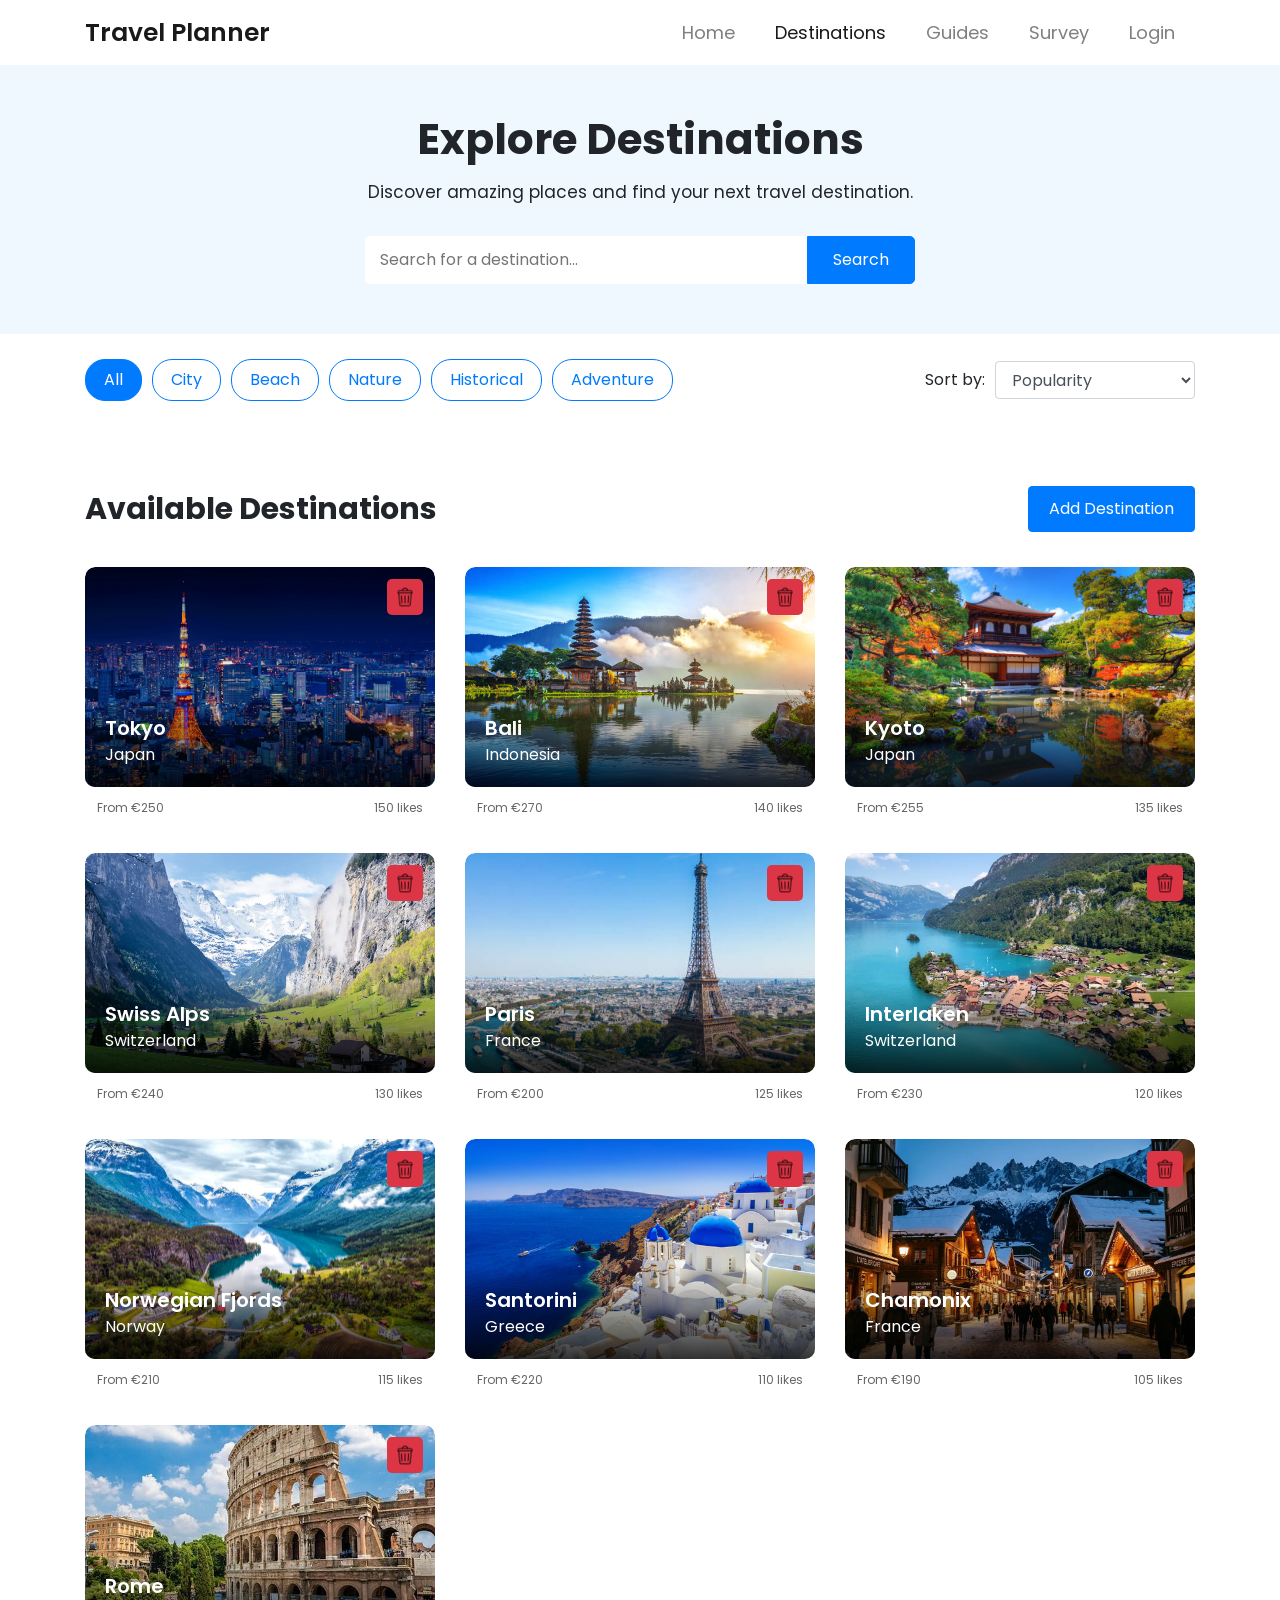
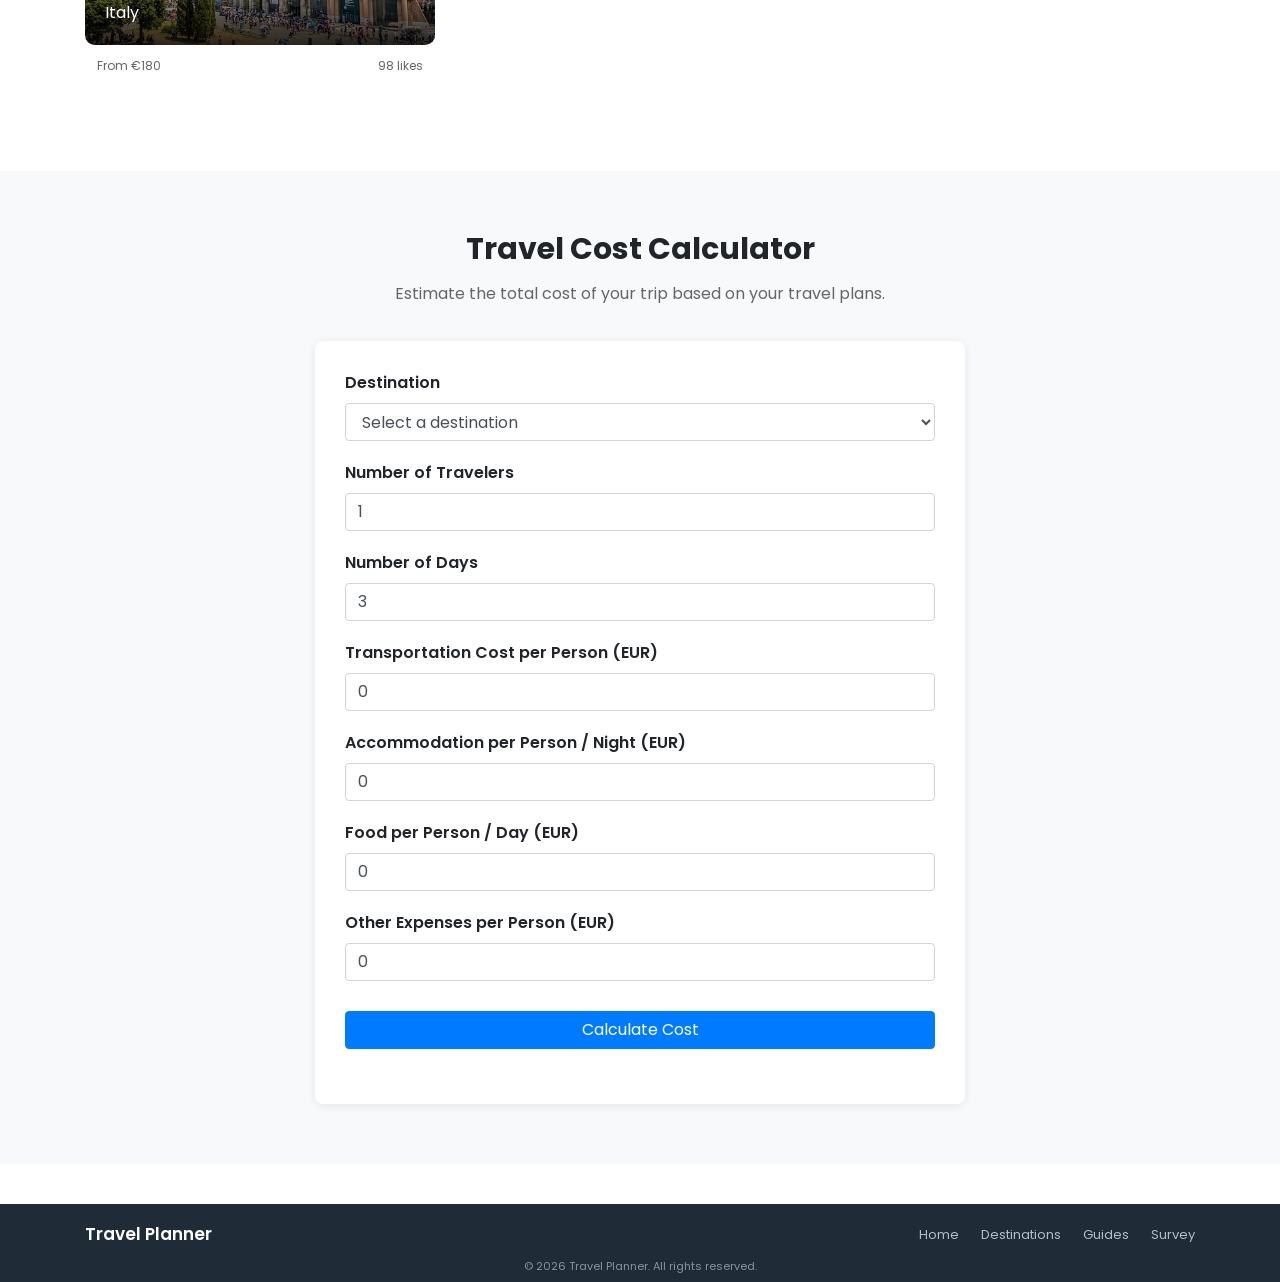
<file: Proekt 1/html/destinations.html>
<!DOCTYPE html>
<html lang="en">
<head>
    <meta charset="UTF-8">
    <meta name="viewport" content="width=device-width, initial-scale=1.0">
    <title>Travel Planner</title>
    <link rel="stylesheet" href="https://cdn.jsdelivr.net/npm/bootstrap@4.6.1/dist/css/bootstrap.min.css">
    <link rel="stylesheet" href="../css/main.css">
    <link rel="stylesheet" href="../css/destinations.css">
    <script src="https://code.jquery.com/jquery-3.6.0.slim.min.js"></script>
    <script src="https://cdn.jsdelivr.net/npm/bootstrap@4.6.1/dist/js/bootstrap.bundle.min.js"></script>
    <script src="../js/main.js" defer></script>
    <script src="../js/destinations.js" defer></script>
</head>
<body>
    <nav class="navbar navbar-expand-lg navbar-light">
        <div class="container">
            <a class="navbar-brand" href="../index.html">Travel Planner</a>
            <ul class="navbar-nav ml-auto">
                <li class="nav-item">
                    <a class="nav-link" href="../index.html">Home</a>
                </li>
                <li class="nav-item">
                    <a class="nav-link active" href="destinations.html">Destinations</a>
                </li>
                <li class="nav-item">
                    <a class="nav-link" href="guides.html">Guides</a>
                </li>
                <li class="nav-item">
                    <a class="nav-link" href="survey.html">Survey</a>
                </li>
                <li class="nav-item">
                    <a class="nav-link" href="#" id="login-nav-link">Login</a>
                </li>
            </ul>
        </div>
    </nav>

    <section class="destinations-header">
        <div class="container">
            <h1>Explore Destinations</h1>
            <p>Discover amazing places and find your next travel destination.</p>
            <div class="destination-search">
                <input type="text" id="destination-search" placeholder="Search for a destination...">
                <button type="button" class="btn btn-primary" id="search-destinations">Search</button>
            </div>
        </div>
    </section>

    <section class="destination-controls">
        <div class="container">
            <div class="category-filters">
                <button type="button" class="filter-btn active" data-category="all">All</button>
                <button type="button" class="filter-btn" data-category="city">City</button>
                <button type="button" class="filter-btn" data-category="beach">Beach</button>
                <button type="button" class="filter-btn" data-category="nature">Nature</button>
                <button type="button" class="filter-btn" data-category="historical">Historical</button>
                <button type="button" class="filter-btn" data-category="adventure">Adventure</button>
            </div>

            <div class="destination-sorting">
                <label for="sort-destinations">Sort by:</label>
                <select id="sort-destinations" class="form-control">
                    <option value="popularity">Popularity</option>
                    <option value="price-asc">Price: Low to High</option>
                    <option value="price-desc">Price: High to Low</option>
                    <option value="name">Name</option>
                </select>
            </div>
        </div>
    </section>

    <section class="destinations-list">
        <div class="container">
            <div class="destinations-list-header">
                <h2>Available Destinations</h2>
                <button type="button" class="btn btn-primary add-destination-btn"
                        data-toggle="modal" data-target="#addDestinationModal">
                    Add Destination</button>
            </div>
            <div class="row" id="destinations-container">
            </div>
        </div>
    </section>

    <section class="travel-calculator">
        <div class="container">
            <h2>Travel Cost Calculator</h2>
            <p>Estimate the total cost of your trip based on your travel plans.</p>
            <div class="calculator-form">
                <div class="form-group">
                    <label for="travel-destination">Destination</label>
                    <select id="travel-destination" class="form-control">
                        <option value="">Select a destination</option>
                    </select>
                </div>

                <div class="form-group">
                    <label for="travelers-count">Number of Travelers</label>
                    <input type="number" id="travelers-count" class="form-control"
                           min="1" value="1">
                </div>

                <div class="form-group">
                    <label for="trip-days">Number of Days</label>
                    <input type="number" id="trip-days" class="form-control"
                           min="1" value="3">
                </div>

                <div class="form-group">
                    <label for="transport-cost">Transportation Cost per Person (EUR)</label>
                    <input type="number" id="transport-cost" class="form-control"
                           min="0" value="0">
                </div>

                <div class="form-group">
                    <label for="accommodation-cost">Accommodation per Person / Night (EUR)</label>
                    <input type="number" id="accommodation-cost" class="form-control"
                           min="0" value="0">
                </div>

                <div class="form-group">
                    <label for="food-cost">Food per Person / Day (EUR)</label>
                    <input type="number" id="food-cost" class="form-control"
                           min="0" value="0">
                </div>

                <div class="form-group">
                    <label for="other-cost">Other Expenses per Person (EUR)</label>
                    <input type="number" id="other-cost" class="form-control"
                           min="0" value="0">
                </div>

                <button type="button" class="btn btn-primary" id="calculate-travel-cost">Calculate Cost</button>

                <div id="travel-cost-results"></div>
            </div>
        </div>
    </section>

    <div class="modal fade" id="addDestinationModal" tabindex="-1"
         role="dialog" aria-labelledby="addDestinationModalLabel" aria-hidden="true">
        <div class="modal-dialog modal-dialog-centered" role="document">
            <div class="modal-content">
                <div class="modal-header">
                    <h5 class="modal-title" id="addDestinationModalLabel">
                        Add a Destination
                    </h5>
                    <button type="button" class="close" data-dismiss="modal"
                            aria-label="Close">
                        <span aria-hidden="true">&times;</span>
                    </button>
                </div>

                <div class="modal-body">
                    <p>Select a destination that you previously removed.</p>

                    <div class="form-group">
                        <label for="add-destination-select">Destination</label>
                        <select id="add-destination-select" class="form-control">
                            <option value="">Select a destination</option>
                        </select>
                    </div>
                </div>

                <div class="modal-footer">
                    <button type="button" class="btn btn-secondary" data-dismiss="modal">
                        Cancel
                    </button>
                    <button type="button" class="btn btn-primary" id="confirm-add-destination">
                        Add Destination
                    </button>
                </div>
            </div>
        </div>
    </div>

    <footer class="footer">
        <div class="container">
            <div class="footer-content">
                <h5>Travel Planner</h5>
                <div class="footer-links">
                    <a href="../index.html">Home</a>
                    <a href="destinations.html">Destinations</a>
                    <a href="guides.html">Guides</a>
                    <a href="survey.html">Survey</a>
                </div>
            </div>
            <p class="copyright">&copy; 2026 Travel Planner. All rights reserved.</p>
        </div>
    </footer>

    <div class="modal fade" id="loginModal" tabindex="-1" role="dialog"
         aria-labelledby="loginModalLabel" aria-hidden="true">
        <div class="modal-dialog modal-dialog-centered" role="document">
            <div class="modal-content">
                <div class="modal-header">
                    <h5 class="modal-title" id="loginModalLabel">Login</h5>
                    <button type="button" class="close" data-dismiss="modal"
                            aria-label="Close">
                        <span aria-hidden="true">&times;</span>
                    </button>
                </div>

                <div class="modal-body">
                    <p class="login-description">Login to continue planning your next adventure.</p>
                    <form id="login-form">
                        <div class="form-group">
                            <label for="login-username">Username</label>
                            <input type="text" class="form-control" id="login-username" required>
                        </div>
                        <div class="form-group">
                            <label for="login-email">Email Address</label>
                            <input type="email" class="form-control" id="login-email"
                                placeholder="Enter your email" required>
                        </div>
                        <div class="form-group">
                            <label for="login-password">Password</label>
                            <input type="password" class="form-control" id="login-password"
                                placeholder="Enter your password" required>
                        </div>
                        <button type="submit" class="btn btn-primary btn-block login-button">Login</button>
                    </form>
                    <p class="signup-text">
                        Don't have an account? <a href="#">Sign up</a>
                    </p>
                </div>
            </div>
        </div>
    </div>
</body>
</html>
</file>
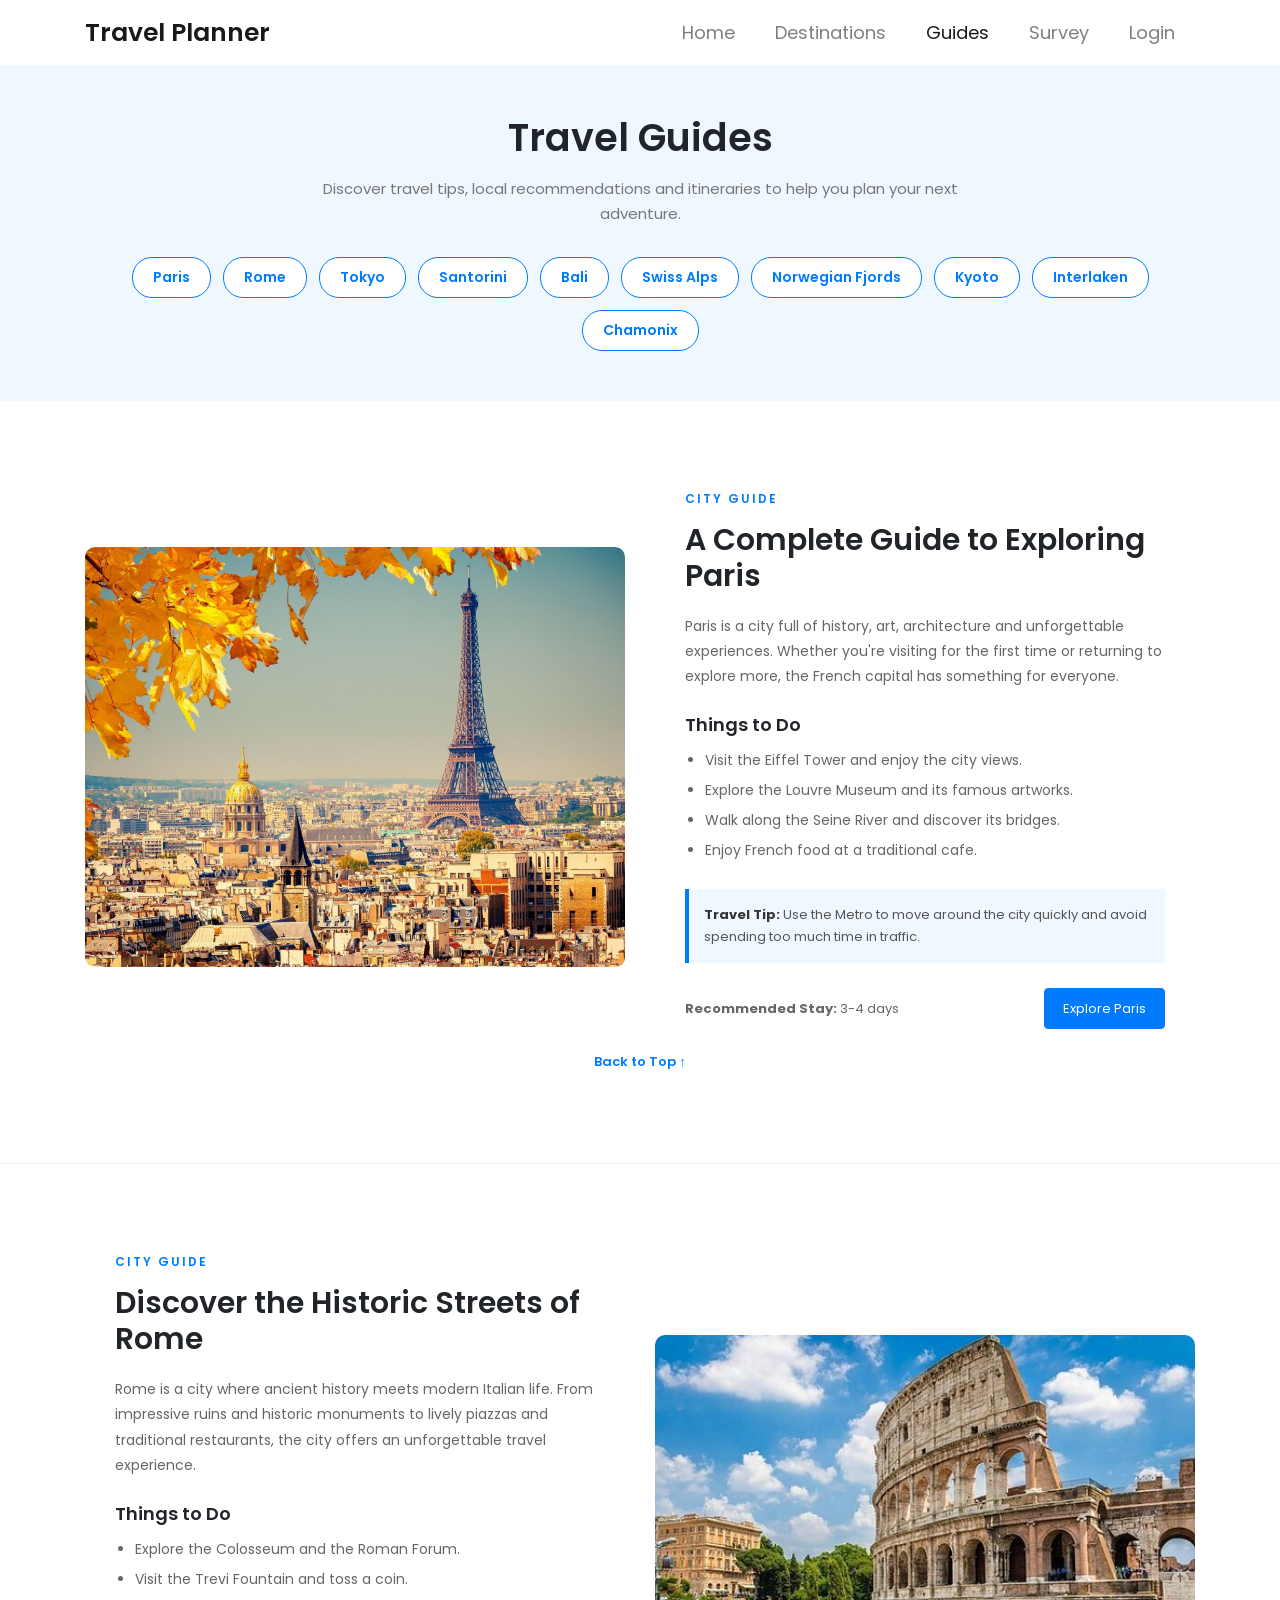
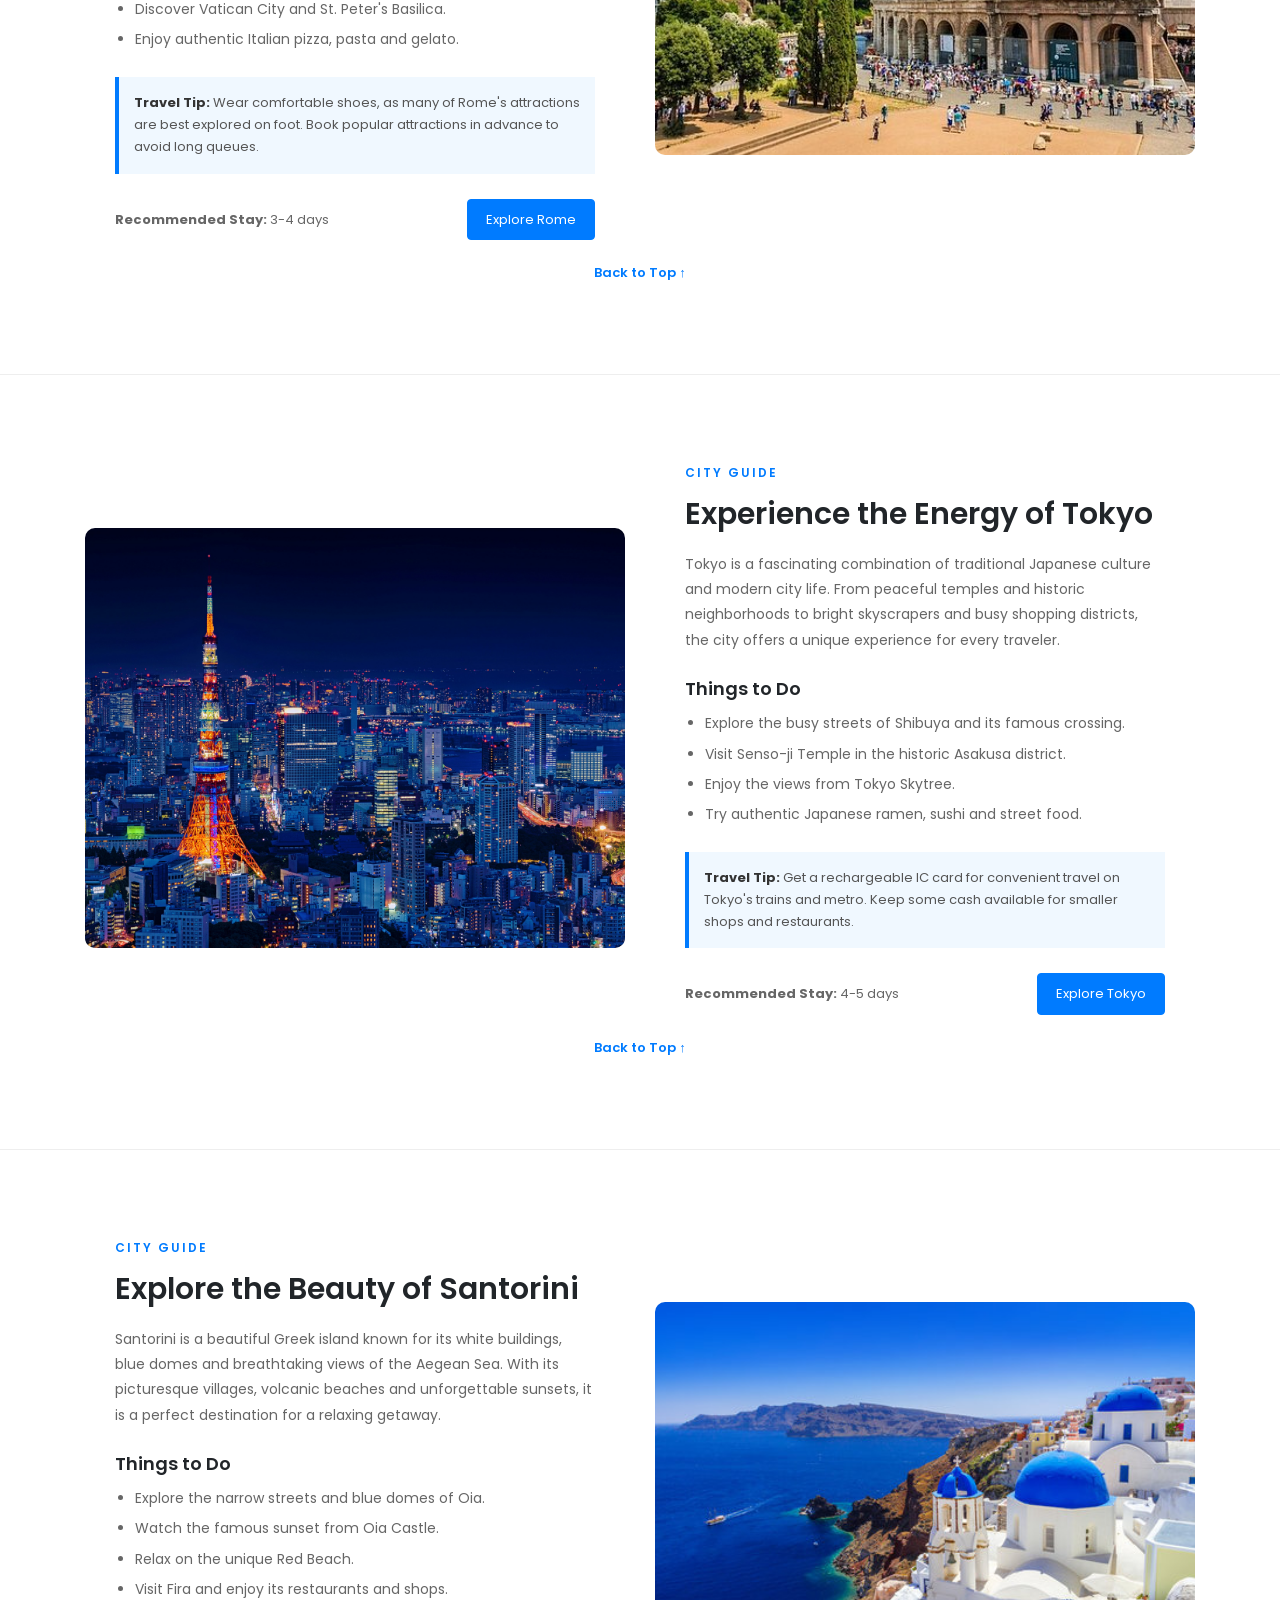
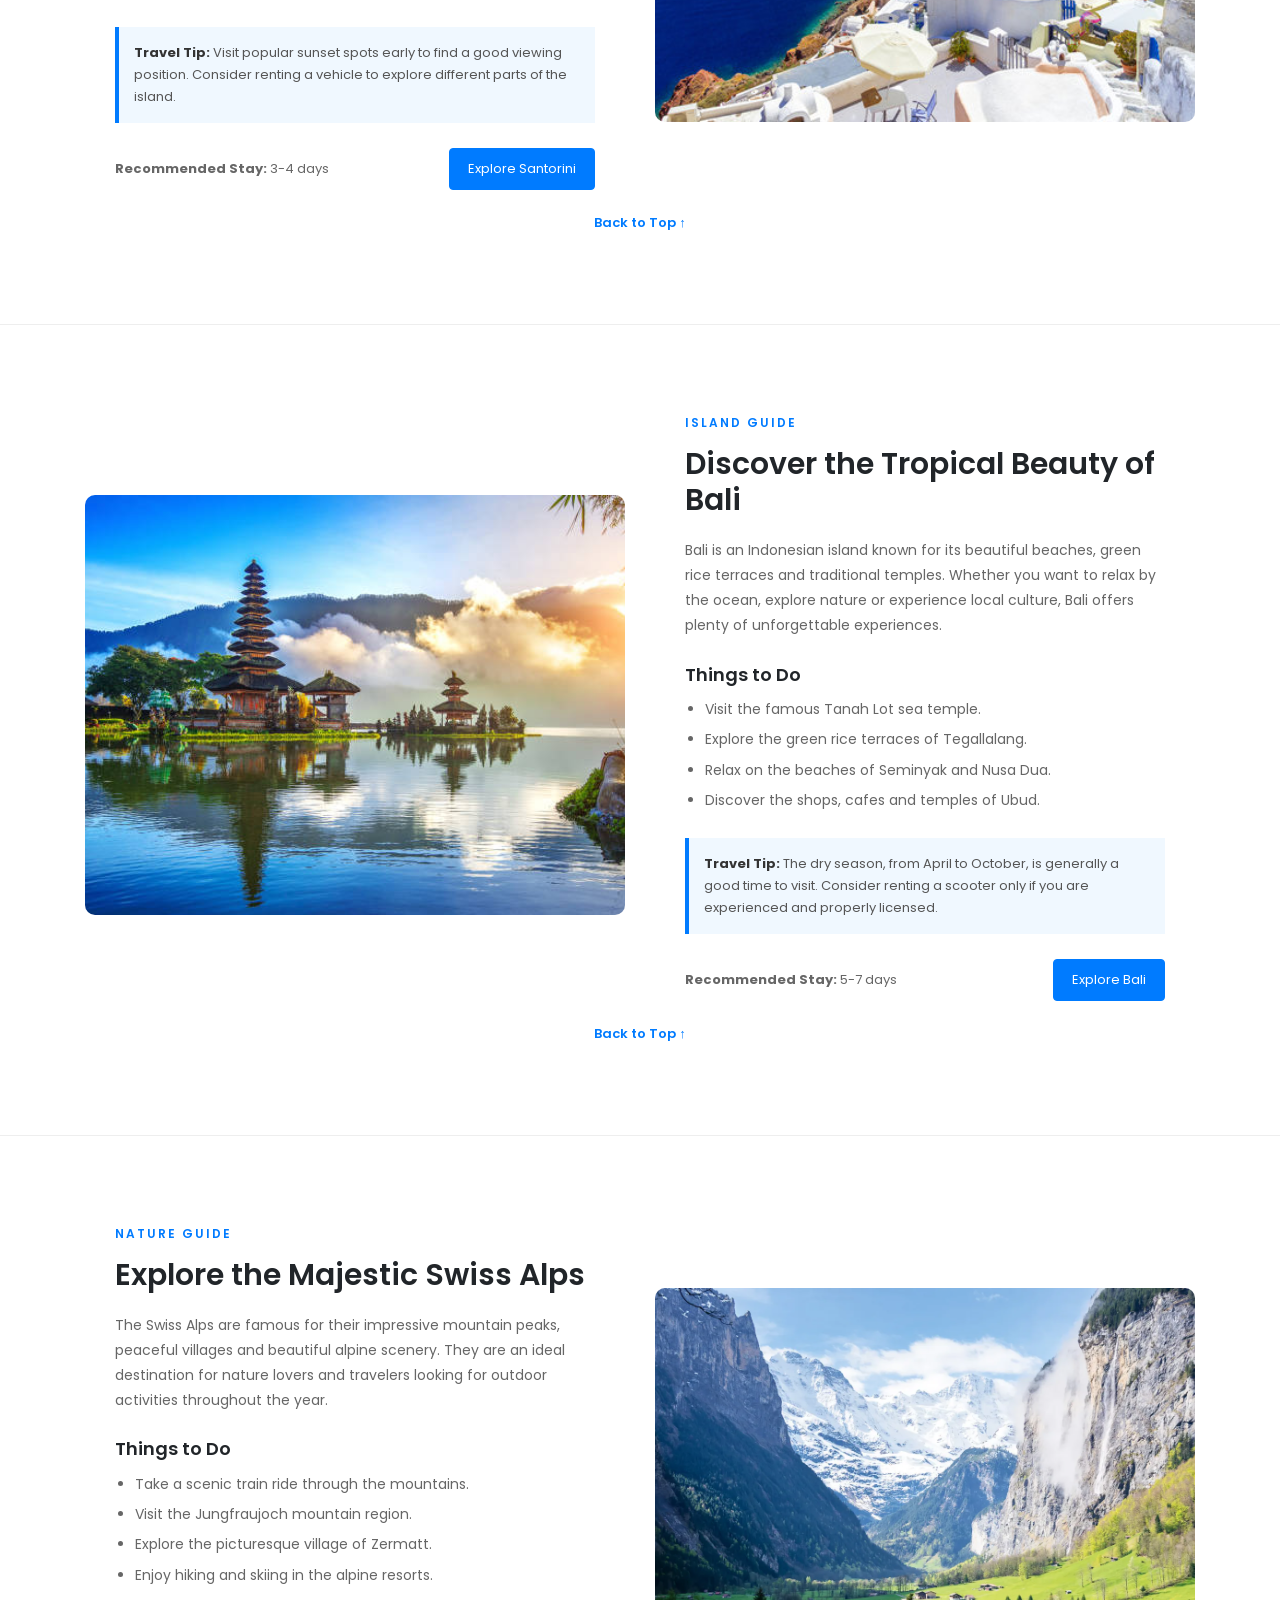
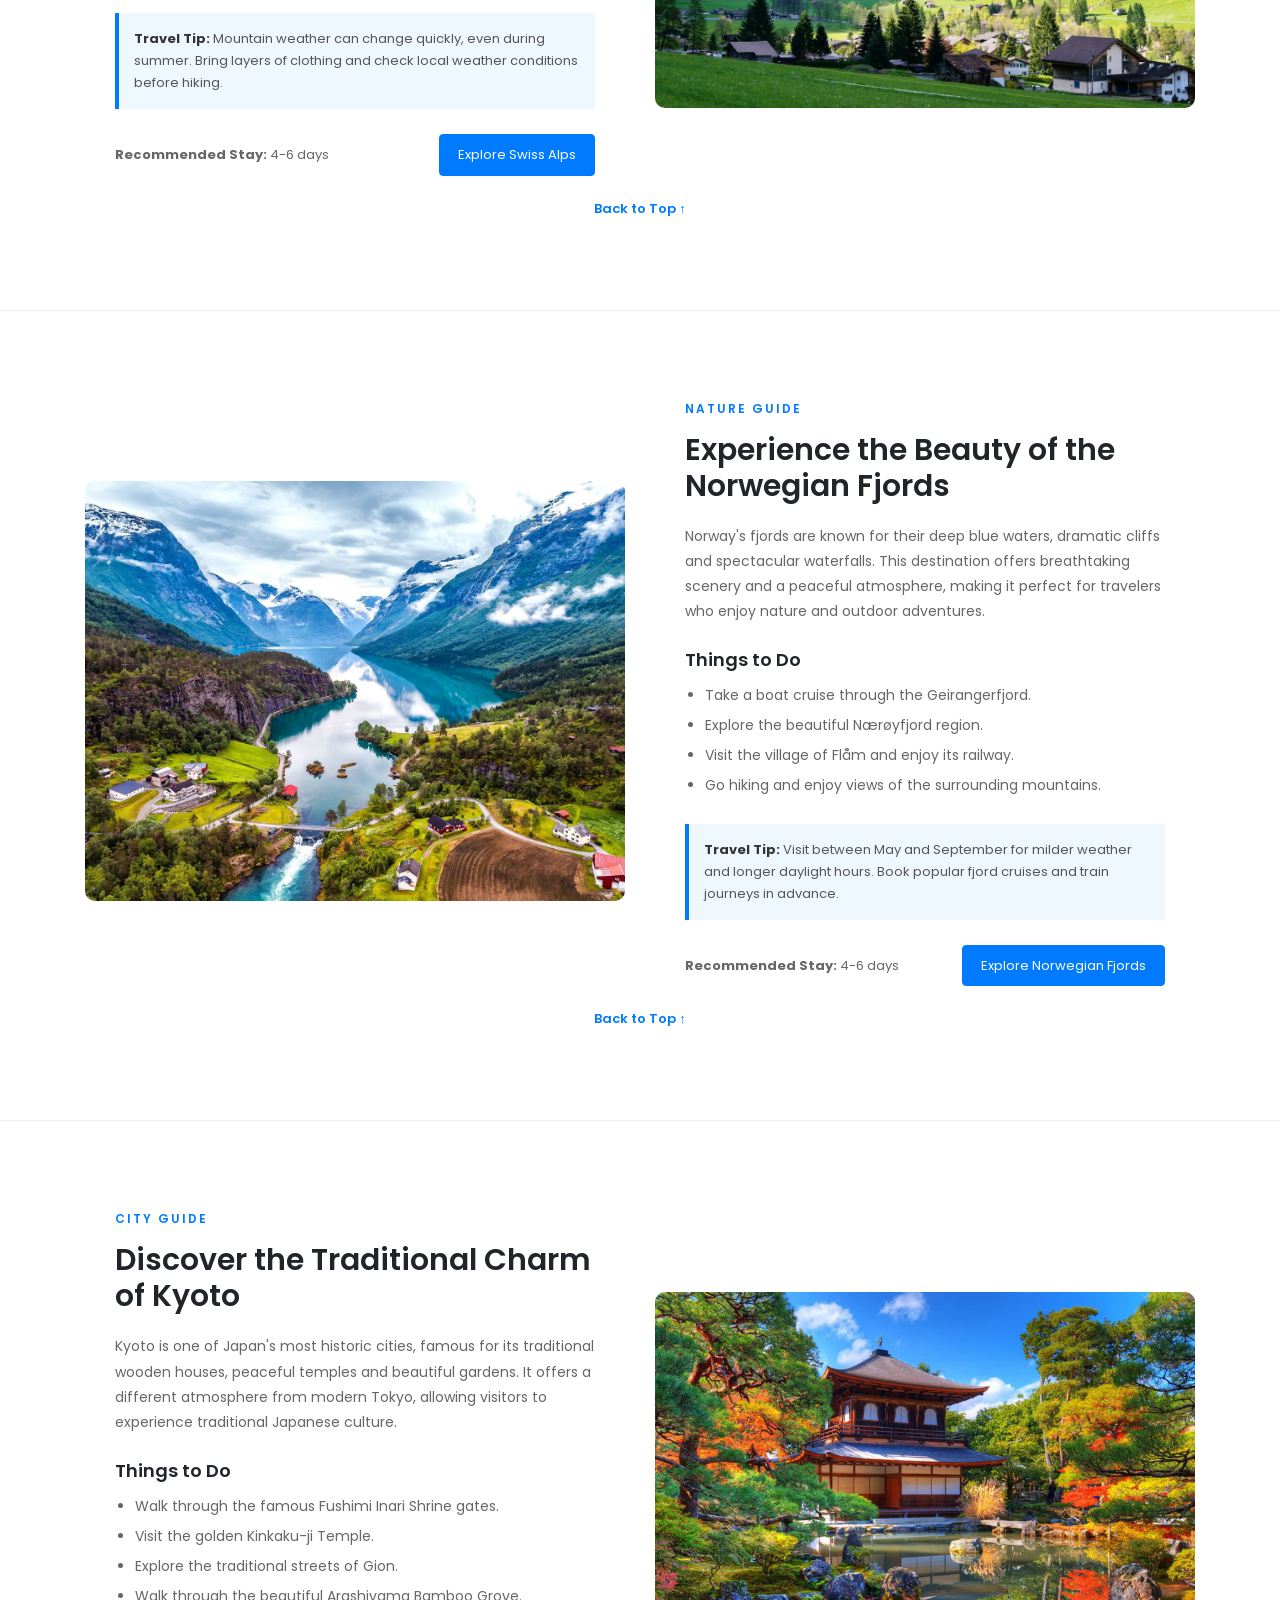
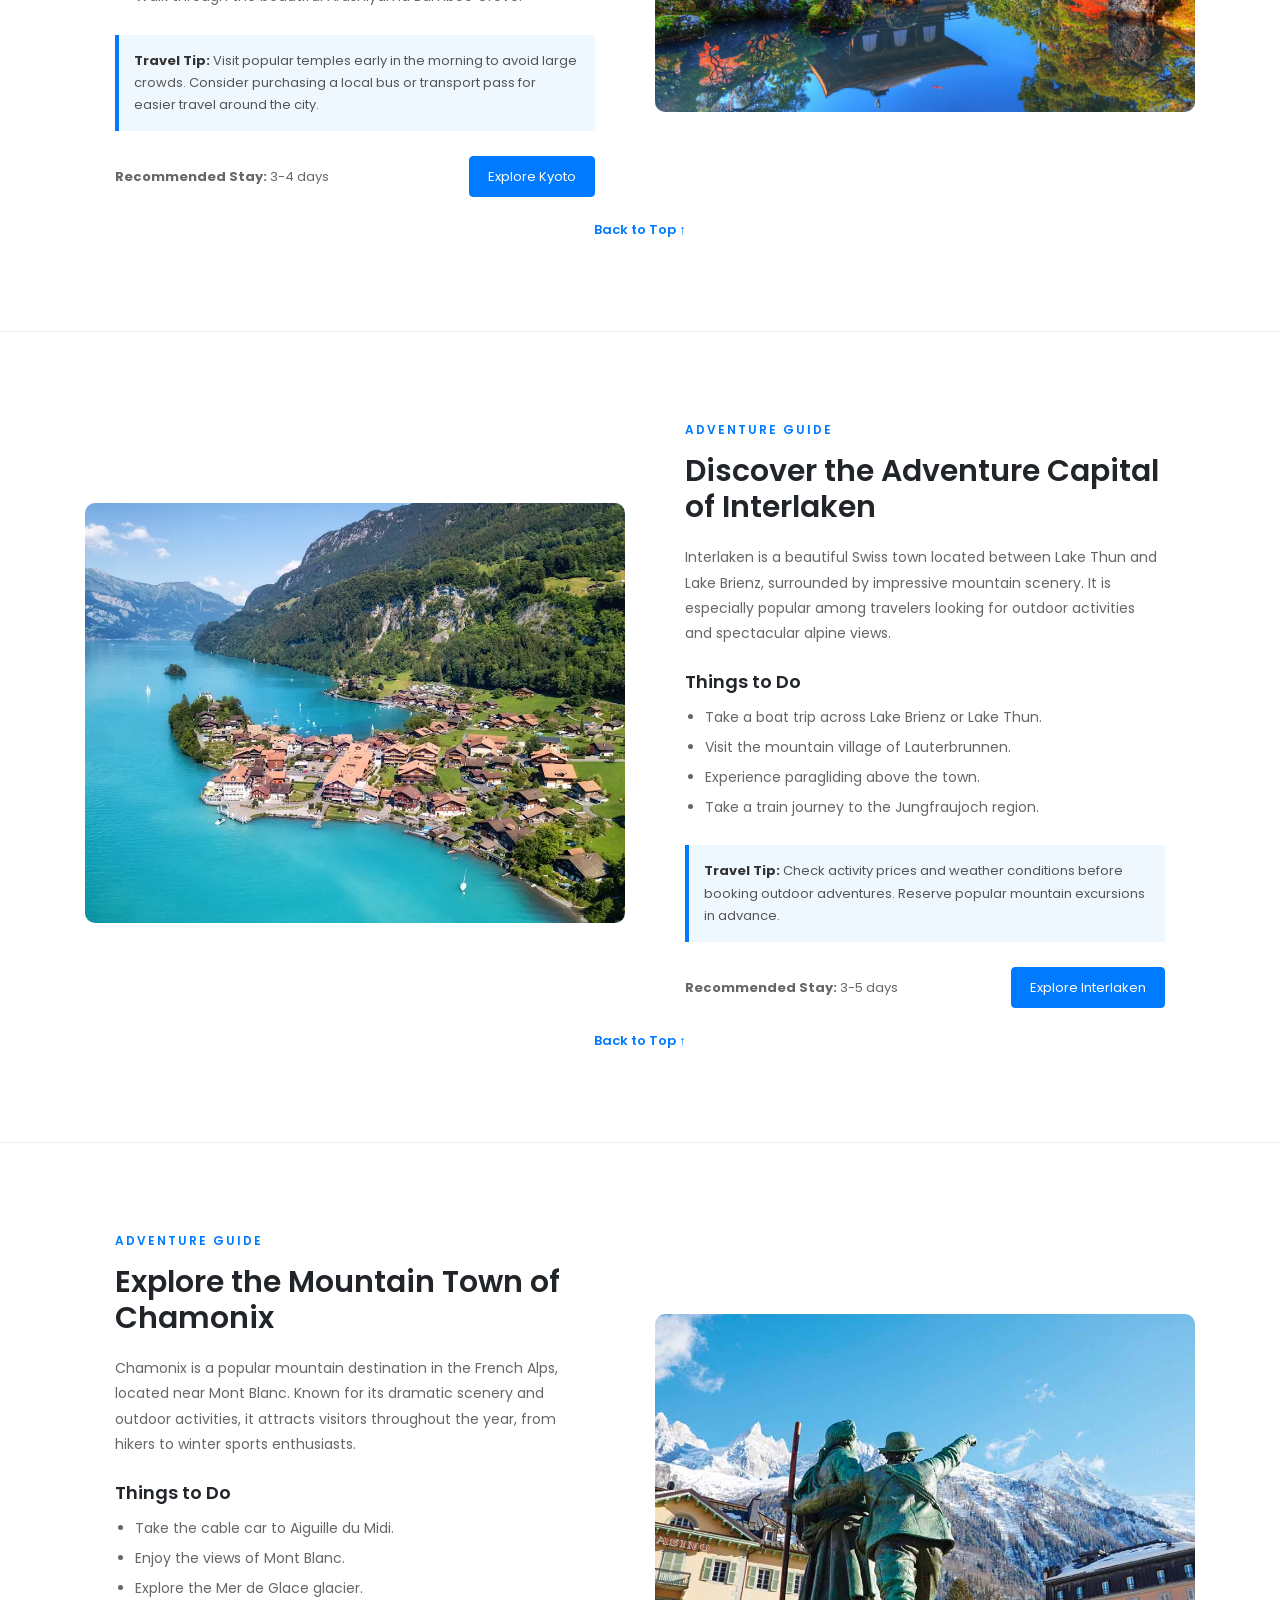
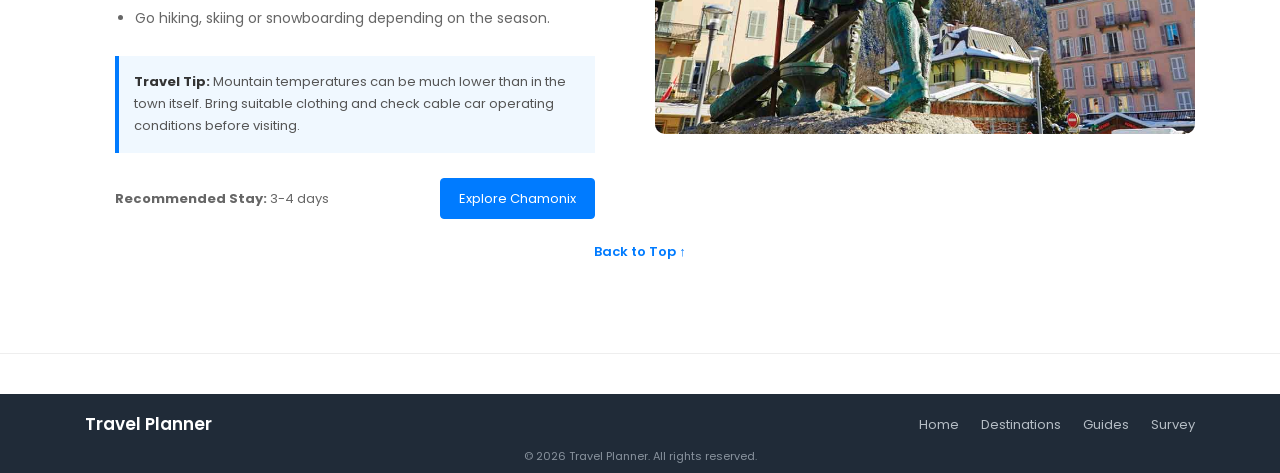
<file: Proekt 1/html/guides.html>
<!DOCTYPE html>
<html lang="en">
<head>
    <meta charset="UTF-8">
    <meta name="viewport" content="width=device-width, initial-scale=1.0">
    <title>Travel Planner</title>
    <link rel="stylesheet" href="https://cdn.jsdelivr.net/npm/bootstrap@4.6.1/dist/css/bootstrap.min.css">
    <link rel="stylesheet" href="../css/main.css">
    <link rel="stylesheet" href="../css/guides.css">
    <script src="https://cdn.jsdelivr.net/npm/jquery@3.6.0/dist/jquery.slim.min.js" defer></script>
    <script src="https://cdn.jsdelivr.net/npm/bootstrap@4.6.1/dist/js/bootstrap.bundle.min.js" defer></script>
    <script src="../js/main.js" defer></script>
</head>
<body>
    <nav class="navbar navbar-expand-lg navbar-light">
        <div class="container">
            <a class="navbar-brand" href="../index.html">Travel Planner</a>
            <ul class="navbar-nav ml-auto">
                <li class="nav-item">
                    <a class="nav-link" href="../index.html">Home</a>
                </li>
                <li class="nav-item">
                    <a class="nav-link" href="destinations.html">Destinations</a>
                </li>
                <li class="nav-item">
                    <a class="nav-link active" href="guides.html">Guides</a>
                </li>
                <li class="nav-item">
                    <a class="nav-link" href="survey.html">Survey</a>
                </li>
                <li class="nav-item">
                    <a class="nav-link" href="#" id="login-nav-link">Login</a>
                </li>
            </ul>
        </div>
    </nav>

    <section class="guides-header">
        <div class="container">
            <h1>Travel Guides</h1>
            <p>
                Discover travel tips, local recommendations and itineraries
                to help you plan your next adventure.
            </p>
            <div class="guides-navigation">
                <a href="#paris-guide">Paris</a>
                <a href="#rome-guide">Rome</a>
                <a href="#tokyo-guide">Tokyo</a>
                <a href="#santorini-guide">Santorini</a>
                <a href="#bali-guide">Bali</a>
                <a href="#swiss-alps-guide">Swiss Alps</a>
                <a href="#norwegian-fjords-guide">Norwegian Fjords</a>
                <a href="#kyoto-guide">Kyoto</a>
                <a href="#interlaken-guide">Interlaken</a>
                <a href="#chamonix-guide">Chamonix</a>
            </div>
        </div>
    </section>

    <section class="city-guide" id="paris-guide">
        <div class="container">
            <div class="row align-items-center">
                <div class="col-lg-6">
                    <div class="guide-image">
                        <img src="../images/destinations/paris/paris-hero1.jpg" alt="Paris city view">
                    </div>
                </div>

                <div class="col-lg-6">
                    <div class="guide-content">
                        <span class="guide-label">CITY GUIDE</span>
                        <h2>A Complete Guide to Exploring Paris</h2>

                        <p class="guide-intro">
                            Paris is a city full of history, art, architecture and
                            unforgettable experiences. Whether you're visiting for
                            the first time or returning to explore more, the French
                            capital has something for everyone.
                        </p>

                        <h4>Things to Do</h4>
                        <ul>
                            <li>Visit the Eiffel Tower and enjoy the city views.</li>
                            <li>Explore the Louvre Museum and its famous artworks.</li>
                            <li>Walk along the Seine River and discover its bridges.</li>
                            <li>Enjoy French food at a traditional cafe.</li>
                        </ul>

                        <div class="guide-tips">
                            <strong>Travel Tip:</strong>
                            Use the Metro to move around the city quickly and
                            avoid spending too much time in traffic.
                        </div>

                        <div class="guide-footer">
                            <span><strong>Recommended Stay:</strong> 3-4 days</span>
                            <a href="destination.html?id=1" class="btn btn-primary">
                                Explore Paris
                            </a>
                        </div>
                    </div>
                </div>
            </div>
        </div>
        <div class="back-to-top">
            <a href="#">Back to Top &uarr;</a>
        </div>
    </section>


    <section class="city-guide" id="rome-guide">
        <div class="container">
            <div class="row align-items-center">
                <div class="col-lg-6 order-lg-2">
                    <div class="guide-image">
                        <img src="../images/destinations/rome/rome.jpg" alt="Rome city view">
                    </div>
                </div>

                <div class="col-lg-6 order-lg-1">
                    <div class="guide-content">
                        <span class="guide-label">CITY GUIDE</span>
                        <h2>Discover the Historic Streets of Rome</h2>

                        <p class="guide-intro">
                            Rome is a city where ancient history meets modern
                            Italian life. From impressive ruins and historic
                            monuments to lively piazzas and traditional restaurants,
                            the city offers an unforgettable travel experience.
                        </p>

                        <h4>Things to Do</h4>
                        <ul>
                            <li>Explore the Colosseum and the Roman Forum.</li>
                            <li>Visit the Trevi Fountain and toss a coin.</li>
                            <li>Discover Vatican City and St. Peter's Basilica.</li>
                            <li>Enjoy authentic Italian pizza, pasta and gelato.</li>
                        </ul>

                        <div class="guide-tips">
                            <strong>Travel Tip:</strong>
                            Wear comfortable shoes, as many of Rome's attractions
                            are best explored on foot. Book popular attractions
                            in advance to avoid long queues.
                        </div>

                        <div class="guide-footer">
                            <span><strong>Recommended Stay:</strong> 3-4 days</span>
                            <a href="destination.html?id=2" class="btn btn-primary">
                                Explore Rome
                            </a>
                        </div>
                    </div>
                </div>
            </div>
        </div>
        <div class="back-to-top">
            <a href="#">Back to Top &uarr;</a>
        </div>    
    </section>


    <section class="city-guide" id="tokyo-guide">
        <div class="container">
            <div class="row align-items-center">
                <div class="col-lg-6">
                    <div class="guide-image">
                        <img src="../images/destinations/tokyo/tokyo.jpg" alt="Tokyo city view">
                    </div>
                </div>

                <div class="col-lg-6">
                    <div class="guide-content">
                        <span class="guide-label">CITY GUIDE</span>
                        <h2>Experience the Energy of Tokyo</h2>

                        <p class="guide-intro">
                            Tokyo is a fascinating combination of traditional
                            Japanese culture and modern city life. From peaceful
                            temples and historic neighborhoods to bright
                            skyscrapers and busy shopping districts, the city
                            offers a unique experience for every traveler.
                        </p>

                        <h4>Things to Do</h4>
                        <ul>
                            <li>Explore the busy streets of Shibuya and its famous crossing.</li>
                            <li>Visit Senso-ji Temple in the historic Asakusa district.</li>
                            <li>Enjoy the views from Tokyo Skytree.</li>
                            <li>Try authentic Japanese ramen, sushi and street food.</li>
                        </ul>

                        <div class="guide-tips">
                            <strong>Travel Tip:</strong>
                            Get a rechargeable IC card for convenient travel on
                            Tokyo's trains and metro. Keep some cash available
                            for smaller shops and restaurants.
                        </div>

                        <div class="guide-footer">
                            <span><strong>Recommended Stay:</strong> 4-5 days</span>
                            <a href="destination.html?id=3" class="btn btn-primary">
                                Explore Tokyo
                            </a>
                        </div>
                    </div>
                </div>
            </div>
        </div>
        <div class="back-to-top">
            <a href="#">Back to Top &uarr;</a>
        </div>
    </section>


    <section class="city-guide" id="santorini-guide">
        <div class="container">
            <div class="row align-items-center">
                <div class="col-lg-6 order-lg-2">
                    <div class="guide-image">
                        <img src="../images/destinations/santorini/santorini.jpg" alt="Santorini island view">
                    </div>
                </div>

                <div class="col-lg-6 order-lg-1">
                    <div class="guide-content">
                        <span class="guide-label">CITY GUIDE</span>
                        <h2>Explore the Beauty of Santorini</h2>

                        <p class="guide-intro">
                            Santorini is a beautiful Greek island known for its
                            white buildings, blue domes and breathtaking views
                            of the Aegean Sea. With its picturesque villages,
                            volcanic beaches and unforgettable sunsets, it is
                            a perfect destination for a relaxing getaway.
                        </p>

                        <h4>Things to Do</h4>
                        <ul>
                            <li>Explore the narrow streets and blue domes of Oia.</li>
                            <li>Watch the famous sunset from Oia Castle.</li>
                            <li>Relax on the unique Red Beach.</li>
                            <li>Visit Fira and enjoy its restaurants and shops.</li>
                        </ul>

                        <div class="guide-tips">
                            <strong>Travel Tip:</strong>
                            Visit popular sunset spots early to find a good
                            viewing position. Consider renting a vehicle to
                            explore different parts of the island.
                        </div>

                        <div class="guide-footer">
                            <span><strong>Recommended Stay:</strong> 3-4 days</span>
                            <a href="destination.html?id=4" class="btn btn-primary">
                                Explore Santorini
                            </a>
                        </div>
                    </div>
                </div>
            </div>
        </div>
        <div class="back-to-top">
            <a href="#">Back to Top &uarr;</a>
        </div>
    </section>

    <section class="city-guide" id="bali-guide">
        <div class="container">
            <div class="row align-items-center">
                <div class="col-lg-6">
                    <div class="guide-image">
                        <img src="../images/destinations/bali/bali.jpg" alt="Bali tropical landscape">
                    </div>
                </div>

                <div class="col-lg-6">
                    <div class="guide-content">
                        <span class="guide-label">ISLAND GUIDE</span>
                        <h2>Discover the Tropical Beauty of Bali</h2>

                        <p class="guide-intro">
                            Bali is an Indonesian island known for its beautiful
                            beaches, green rice terraces and traditional temples.
                            Whether you want to relax by the ocean, explore nature
                            or experience local culture, Bali offers plenty of
                            unforgettable experiences.
                        </p>

                        <h4>Things to Do</h4>
                        <ul>
                            <li>Visit the famous Tanah Lot sea temple.</li>
                            <li>Explore the green rice terraces of Tegallalang.</li>
                            <li>Relax on the beaches of Seminyak and Nusa Dua.</li>
                            <li>Discover the shops, cafes and temples of Ubud.</li>
                        </ul>

                        <div class="guide-tips">
                            <strong>Travel Tip:</strong>
                            The dry season, from April to October, is generally
                            a good time to visit. Consider renting a scooter
                            only if you are experienced and properly licensed.
                        </div>

                        <div class="guide-footer">
                            <span><strong>Recommended Stay:</strong> 5-7 days</span>
                            <a href="destination.html?id=5" class="btn btn-primary">
                                Explore Bali
                            </a>
                        </div>
                    </div>
                </div>
            </div>
        </div>
        <div class="back-to-top">
            <a href="#">Back to Top &uarr;</a>
        </div>
    </section>

    <section class="city-guide" id="swiss-alps-guide">
        <div class="container">
            <div class="row align-items-center">
                <div class="col-lg-6 order-lg-2">
                    <div class="guide-image">
                        <img src="../images/destinations/swiss/swiss-alps.webp" alt="Swiss Alps mountain landscape">
                    </div>
                </div>

                <div class="col-lg-6 order-lg-1">
                    <div class="guide-content">
                        <span class="guide-label">NATURE GUIDE</span>
                        <h2>Explore the Majestic Swiss Alps</h2>

                        <p class="guide-intro">
                            The Swiss Alps are famous for their impressive
                            mountain peaks, peaceful villages and beautiful
                            alpine scenery. They are an ideal destination
                            for nature lovers and travelers looking for
                            outdoor activities throughout the year.
                        </p>

                        <h4>Things to Do</h4>
                        <ul>
                            <li>Take a scenic train ride through the mountains.</li>
                            <li>Visit the Jungfraujoch mountain region.</li>
                            <li>Explore the picturesque village of Zermatt.</li>
                            <li>Enjoy hiking and skiing in the alpine resorts.</li>
                        </ul>

                        <div class="guide-tips">
                            <strong>Travel Tip:</strong>
                            Mountain weather can change quickly, even during
                            summer. Bring layers of clothing and check local
                            weather conditions before hiking.
                        </div>

                        <div class="guide-footer">
                            <span><strong>Recommended Stay:</strong> 4-6 days</span>
                            <a href="destination.html?id=6" class="btn btn-primary">
                                Explore Swiss Alps
                            </a>
                        </div>
                    </div>
                </div>
            </div>
        </div>
        <div class="back-to-top">
            <a href="#">Back to Top &uarr;</a>
        </div>
    </section>

    <section class="city-guide" id="norwegian-fjords-guide">
        <div class="container">
            <div class="row align-items-center">
                <div class="col-lg-6">
                    <div class="guide-image">
                        <img src="../images/destinations/norway/norwegian-fjords.jpg" alt="Norwegian fjords landscape">
                    </div>
                </div>

                <div class="col-lg-6">
                    <div class="guide-content">
                        <span class="guide-label">NATURE GUIDE</span>
                        <h2>Experience the Beauty of the Norwegian Fjords</h2>

                        <p class="guide-intro">
                            Norway's fjords are known for their deep blue waters,
                            dramatic cliffs and spectacular waterfalls. This
                            destination offers breathtaking scenery and a
                            peaceful atmosphere, making it perfect for
                            travelers who enjoy nature and outdoor adventures.
                        </p>

                        <h4>Things to Do</h4>
                        <ul>
                            <li>Take a boat cruise through the Geirangerfjord.</li>
                            <li>Explore the beautiful Nærøyfjord region.</li>
                            <li>Visit the village of Flåm and enjoy its railway.</li>
                            <li>Go hiking and enjoy views of the surrounding mountains.</li>
                        </ul>

                        <div class="guide-tips">
                            <strong>Travel Tip:</strong>
                            Visit between May and September for milder weather
                            and longer daylight hours. Book popular fjord
                            cruises and train journeys in advance.
                        </div>

                        <div class="guide-footer">
                            <span><strong>Recommended Stay:</strong> 4-6 days</span>
                            <a href="destination.html?id=7" class="btn btn-primary">
                                Explore Norwegian Fjords
                            </a>
                        </div>
                    </div>
                </div>
            </div>
        </div>
        <div class="back-to-top">
            <a href="#">Back to Top &uarr;</a>
        </div>
    </section>

    <section class="city-guide" id="kyoto-guide">
        <div class="container">
            <div class="row align-items-center">
                <div class="col-lg-6 order-lg-2">
                    <div class="guide-image">
                        <img src="../images/destinations/kyoto/kyoto.jpg" alt="Traditional Kyoto streets">
                    </div>
                </div>

                <div class="col-lg-6 order-lg-1">
                    <div class="guide-content">
                        <span class="guide-label">CITY GUIDE</span>
                        <h2>Discover the Traditional Charm of Kyoto</h2>

                        <p class="guide-intro">
                            Kyoto is one of Japan's most historic cities,
                            famous for its traditional wooden houses, peaceful
                            temples and beautiful gardens. It offers a different
                            atmosphere from modern Tokyo, allowing visitors
                            to experience traditional Japanese culture.
                        </p>

                        <h4>Things to Do</h4>
                        <ul>
                            <li>Walk through the famous Fushimi Inari Shrine gates.</li>
                            <li>Visit the golden Kinkaku-ji Temple.</li>
                            <li>Explore the traditional streets of Gion.</li>
                            <li>Walk through the beautiful Arashiyama Bamboo Grove.</li>
                        </ul>

                        <div class="guide-tips">
                            <strong>Travel Tip:</strong>
                            Visit popular temples early in the morning to avoid
                            large crowds. Consider purchasing a local bus or
                            transport pass for easier travel around the city.
                        </div>

                        <div class="guide-footer">
                            <span><strong>Recommended Stay:</strong> 3-4 days</span>
                            <a href="destination.html?id=8" class="btn btn-primary">
                                Explore Kyoto
                            </a>
                        </div>
                    </div>
                </div>
            </div>
        </div>
        <div class="back-to-top">
            <a href="#">Back to Top &uarr;</a>
        </div>
    </section>

    <section class="city-guide" id="interlaken-guide">
        <div class="container">
            <div class="row align-items-center">
                <div class="col-lg-6">
                    <div class="guide-image">
                        <img src="../images/destinations/interlaken/interlaken.webp" alt="Interlaken mountain scenery">
                    </div>
                </div>

                <div class="col-lg-6">
                    <div class="guide-content">
                        <span class="guide-label">ADVENTURE GUIDE</span>
                        <h2>Discover the Adventure Capital of Interlaken</h2>

                        <p class="guide-intro">
                            Interlaken is a beautiful Swiss town located
                            between Lake Thun and Lake Brienz, surrounded
                            by impressive mountain scenery. It is especially
                            popular among travelers looking for outdoor
                            activities and spectacular alpine views.
                        </p>

                        <h4>Things to Do</h4>
                        <ul>
                            <li>Take a boat trip across Lake Brienz or Lake Thun.</li>
                            <li>Visit the mountain village of Lauterbrunnen.</li>
                            <li>Experience paragliding above the town.</li>
                            <li>Take a train journey to the Jungfraujoch region.</li>
                        </ul>

                        <div class="guide-tips">
                            <strong>Travel Tip:</strong>
                            Check activity prices and weather conditions
                            before booking outdoor adventures. Reserve
                            popular mountain excursions in advance.
                        </div>

                        <div class="guide-footer">
                            <span><strong>Recommended Stay:</strong> 3-5 days</span>
                            <a href="destination.html?id=9" class="btn btn-primary">
                                Explore Interlaken
                            </a>
                        </div>
                    </div>
                </div>
            </div>
        </div>
        <div class="back-to-top">
            <a href="#">Back to Top &uarr;</a>
        </div>
    </section>

    <section class="city-guide" id="chamonix-guide">
        <div class="container">
            <div class="row align-items-center">
                <div class="col-lg-6 order-lg-2">
                    <div class="guide-image">
                        <img src="../images/destinations/chamonix/chamonix-guide.jpg" alt="Chamonix mountain landscape">
                    </div>
                </div>

                <div class="col-lg-6 order-lg-1">
                    <div class="guide-content">
                        <span class="guide-label">ADVENTURE GUIDE</span>
                        <h2>Explore the Mountain Town of Chamonix</h2>

                        <p class="guide-intro">
                            Chamonix is a popular mountain destination in
                            the French Alps, located near Mont Blanc.
                            Known for its dramatic scenery and outdoor
                            activities, it attracts visitors throughout
                            the year, from hikers to winter sports enthusiasts.
                        </p>

                        <h4>Things to Do</h4>
                        <ul>
                            <li>Take the cable car to Aiguille du Midi.</li>
                            <li>Enjoy the views of Mont Blanc.</li>
                            <li>Explore the Mer de Glace glacier.</li>
                            <li>Go hiking, skiing or snowboarding depending on the season.</li>
                        </ul>

                        <div class="guide-tips">
                            <strong>Travel Tip:</strong>
                            Mountain temperatures can be much lower than
                            in the town itself. Bring suitable clothing and
                            check cable car operating conditions before visiting.
                        </div>

                        <div class="guide-footer">
                            <span><strong>Recommended Stay:</strong> 3-4 days</span>
                            <a href="destination.html?id=10" class="btn btn-primary">
                                Explore Chamonix
                            </a>
                        </div>
                    </div>
                </div>
            </div>
        </div>
        <div class="back-to-top">
            <a href="#">Back to Top &uarr;</a>
        </div>
    </section>

    <footer class="footer">
        <div class="container">
            <div class="footer-content">
                <h5>Travel Planner</h5>
                <div class="footer-links">
                    <a href="../index.html">Home</a>
                    <a href="destinations.html">Destinations</a>
                    <a href="guides.html">Guides</a>
                    <a href="survey.html">Survey</a>
                </div>
            </div>
            <p class="copyright">&copy; 2026 Travel Planner. All rights reserved.</p>
        </div>
    </footer>

    <div class="modal fade" id="loginModal" tabindex="-1" role="dialog">
        <div class="modal-dialog modal-dialog-centered" role="document">
            <div class="modal-content login-modal">
                
                <div class="modal-header">
                    <h5 class="modal-title">Welcome Back</h5>
                    <button type="button" class="close" data-dismiss="modal">
                        <span>&times;</span>
                    </button>
                </div>

                <div class="modal-body">
                    <p class="login-description">Login to continue planning your next adventure.</p>
                    <form id="login-form">
                        <div class="form-group">
                            <label for="login-username">Username</label>
                            <input type="text" class="form-control" id="login-username" required>
                        </div>
                        <div class="form-group">
                            <label for="login-email">Email Address</label>
                            <input type="email" class="form-control" id="login-email"
                                placeholder="Enter your email" required>
                        </div>
                        <div class="form-group">
                            <label for="login-password">Password</label>
                            <input type="password" class="form-control" id="login-password"
                                placeholder="Enter your password" required>
                        </div>
                        <button type="submit" class="btn btn-primary btn-block login-button">Login</button>
                    </form>
                    <p class="signup-text">
                        Don't have an account? <a href="#">Sign up</a>
                    </p>
                </div>

            </div>
        </div>
    </div>
</body>
</html>
</file>
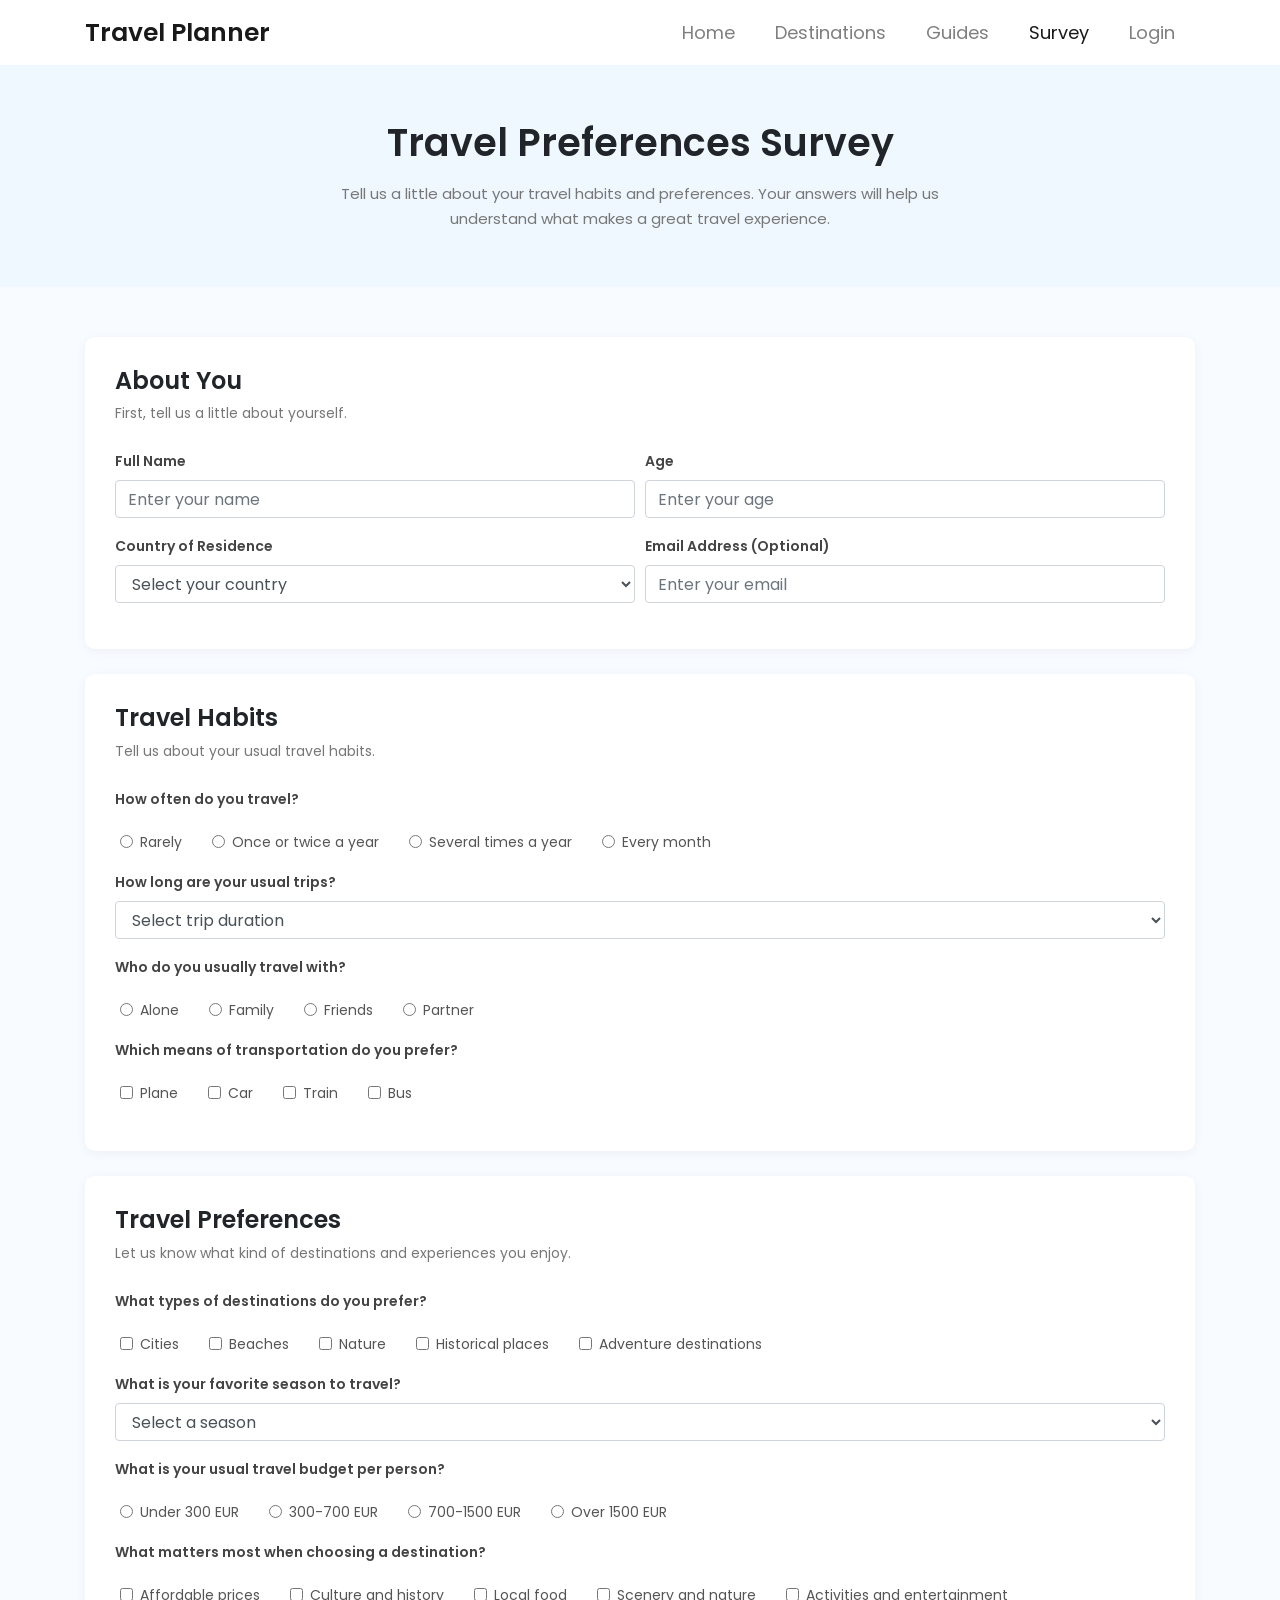
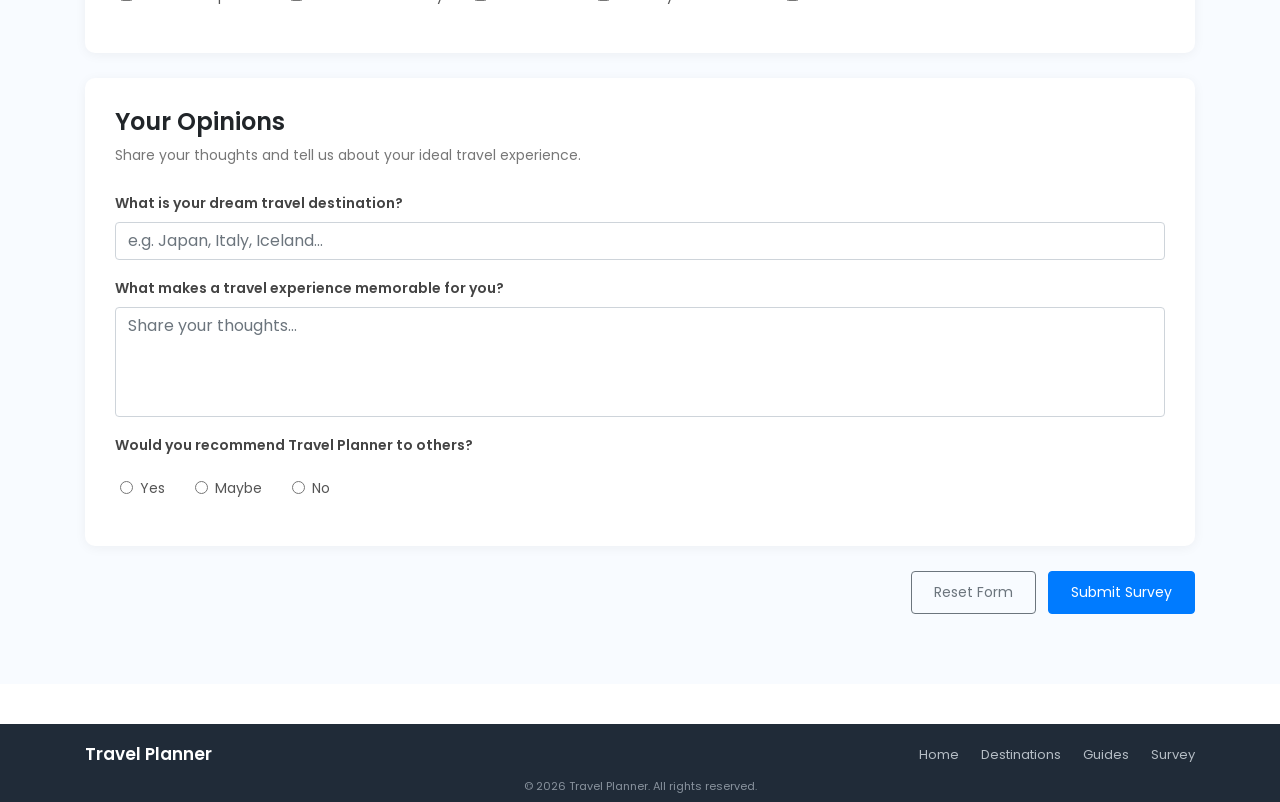
<file: Proekt 1/html/survey.html>
<!DOCTYPE html>
<html lang="en">
<head>
    <meta charset="UTF-8">
    <meta name="viewport" content="width=device-width, initial-scale=1.0">
    <title>Travel Planner</title>
    <link rel="stylesheet" href="https://cdn.jsdelivr.net/npm/bootstrap@4.6.1/dist/css/bootstrap.min.css">
    <link rel="stylesheet" href="../css/main.css">
    <link rel="stylesheet" href="../css/survey.css">
    <script src="https://cdn.jsdelivr.net/npm/jquery@3.6.0/dist/jquery.slim.min.js" defer></script>
    <script src="https://cdn.jsdelivr.net/npm/bootstrap@4.6.1/dist/js/bootstrap.bundle.min.js" defer></script>
    <script src="../js/main.js" defer></script>
    <script src="../js/survey.js" defer></script>
</head>
<body>
    <nav class="navbar navbar-expand-lg navbar-light">
        <div class="container">
            <a class="navbar-brand" href="../index.html">Travel Planner</a>
            <ul class="navbar-nav ml-auto">
                <li class="nav-item">
                    <a class="nav-link" href="../index.html">Home</a>
                </li>
                <li class="nav-item">
                    <a class="nav-link" href="destinations.html">Destinations</a>
                </li>
                <li class="nav-item">
                    <a class="nav-link" href="guides.html">Guides</a>
                </li>
                <li class="nav-item">
                    <a class="nav-link active" href="survey.html">Survey</a>
                </li>
                <li class="nav-item">
                    <a class="nav-link" href="#" id="login-nav-link">Login</a>
                </li>
            </ul>
        </div>
    </nav>

    <section class="survey-header">
        <div class="container">
            <h1>Travel Preferences Survey</h1>
            <p>
                Tell us a little about your travel habits and preferences.
                Your answers will help us understand what makes a great travel experience.
            </p>
        </div>
    </section>

    <main class="survey-container">
        <div class="container">
            <form id="survey-form">

                <div class="survey-section">
                    <h2>About You</h2>
                    <p class="section-description">First, tell us a little about yourself.</p>

                    <div class="form-row">
                        <div class="form-group col-md-6">
                            <label for="survey-name">Full Name</label>
                            <input type="text" class="form-control" id="survey-name"
                                placeholder="Enter your name" required>
                        </div>

                        <div class="form-group col-md-6">
                            <label for="survey-age">Age</label>
                            <input type="number" class="form-control" id="survey-age"
                                placeholder="Enter your age" min="1" max="120" required>
                        </div>
                    </div>

                    <div class="form-row">
                        <div class="form-group col-md-6">
                            <label for="survey-country">Country of Residence</label>
                            <select class="form-control" id="survey-country" required>
                                <option value="" selected disabled>Select your country</option>
                                <option value="North Macedonia">North Macedonia</option>
                                <option value="United States">United States</option>
                                <option value="United Kingdom">United Kingdom</option>
                                <option value="Germany">Germany</option>
                                <option value="France">France</option>
                                <option value="Italy">Italy</option>
                                <option value="Other">Other</option>
                            </select>
                        </div>

                        <div class="form-group col-md-6">
                            <label for="survey-email">Email Address (Optional)</label>
                            <input type="email" class="form-control" id="survey-email"
                                placeholder="Enter your email">
                        </div>
                    </div>
                </div>
                <div class="survey-section">
                    <h2>Travel Habits</h2>
                    <p class="section-description">Tell us about your usual travel habits.</p>

                    <div class="form-group">
                        <label>How often do you travel?</label>
                        <div class="survey-options">
                            <div class="form-check">
                                <input type="radio" class="form-check-input" name="travel-frequency" id="frequency-rarely" value="Rarely">
                                <label class="form-check-label" for="frequency-rarely">Rarely</label>
                            </div>
                            <div class="form-check">
                                <input type="radio" class="form-check-input" name="travel-frequency" id="frequency-yearly" value="Once or twice a year">
                                <label class="form-check-label" for="frequency-yearly">Once or twice a year</label>
                            </div>
                            <div class="form-check">
                                <input type="radio" class="form-check-input" name="travel-frequency" id="frequency-often" value="Several times a year">
                                <label class="form-check-label" for="frequency-often">Several times a year</label>
                            </div>
                            <div class="form-check">
                                <input type="radio" class="form-check-input" name="travel-frequency" id="frequency-monthly" value="Every month">
                                <label class="form-check-label" for="frequency-monthly">Every month</label>
                            </div>
                        </div>
                    </div>

                    <div class="form-group">
                        <label for="trip-duration">How long are your usual trips?</label>
                        <select class="form-control" id="trip-duration">
                            <option value="" selected disabled>Select trip duration</option>
                            <option value="Weekend">1-2 days</option>
                            <option value="Short">3-5 days</option>
                            <option value="Medium">1-2 weeks</option>
                            <option value="Long">More than 2 weeks</option>
                        </select>
                    </div>

                    <div class="form-group">
                        <label>Who do you usually travel with?</label>
                        <div class="survey-options">
                            <div class="form-check">
                                <input type="radio" class="form-check-input" name="travel-company" id="company-alone" value="Alone">
                                <label class="form-check-label" for="company-alone">Alone</label>
                            </div>
                            <div class="form-check">
                                <input type="radio" class="form-check-input" name="travel-company" id="company-family" value="Family">
                                <label class="form-check-label" for="company-family">Family</label>
                            </div>
                            <div class="form-check">
                                <input type="radio" class="form-check-input" name="travel-company" id="company-friends" value="Friends">
                                <label class="form-check-label" for="company-friends">Friends</label>
                            </div>
                            <div class="form-check">
                                <input type="radio" class="form-check-input" name="travel-company" id="company-partner" value="Partner">
                                <label class="form-check-label" for="company-partner">Partner</label>
                            </div>
                        </div>
                    </div>

                    <div class="form-group">
                        <label>Which means of transportation do you prefer?</label>
                        <div class="survey-options">
                            <div class="form-check">
                                <input type="checkbox" class="form-check-input" id="transport-plane" value="Plane">
                                <label class="form-check-label" for="transport-plane">Plane</label>
                            </div>
                            <div class="form-check">
                                <input type="checkbox" class="form-check-input" id="transport-car" value="Car">
                                <label class="form-check-label" for="transport-car">Car</label>
                            </div>
                            <div class="form-check">
                                <input type="checkbox" class="form-check-input" id="transport-train" value="Train">
                                <label class="form-check-label" for="transport-train">Train</label>
                            </div>
                            <div class="form-check">
                                <input type="checkbox" class="form-check-input" id="transport-bus" value="Bus">
                                <label class="form-check-label" for="transport-bus">Bus</label>
                            </div>
                        </div>
                    </div>
                </div>
                <div class="survey-section">
                    <h2>Travel Preferences</h2>
                    <p class="section-description">Let us know what kind of destinations and experiences you enjoy.</p>

                    <div class="form-group">
                        <label>What types of destinations do you prefer?</label>
                        <div class="survey-options">
                            <div class="form-check">
                                <input type="checkbox" class="form-check-input" id="type-city" value="City">
                                <label class="form-check-label" for="type-city">Cities</label>
                            </div>
                            <div class="form-check">
                                <input type="checkbox" class="form-check-input" id="type-beach" value="Beach">
                                <label class="form-check-label" for="type-beach">Beaches</label>
                            </div>
                            <div class="form-check">
                                <input type="checkbox" class="form-check-input" id="type-nature" value="Nature">
                                <label class="form-check-label" for="type-nature">Nature</label>
                            </div>
                            <div class="form-check">
                                <input type="checkbox" class="form-check-input" id="type-historical" value="Historical">
                                <label class="form-check-label" for="type-historical">Historical places</label>
                            </div>
                            <div class="form-check">
                                <input type="checkbox" class="form-check-input" id="type-adventure" value="Adventure">
                                <label class="form-check-label" for="type-adventure">Adventure destinations</label>
                            </div>
                        </div>
                    </div>

                    <div class="form-group">
                        <label for="travel-season">What is your favorite season to travel?</label>
                        <select class="form-control" id="travel-season">
                            <option value="" selected disabled>Select a season</option>
                            <option value="Spring">Spring</option>
                            <option value="Summer">Summer</option>
                            <option value="Autumn">Autumn</option>
                            <option value="Winter">Winter</option>
                        </select>
                    </div>

                    <div class="form-group">
                        <label>What is your usual travel budget per person?</label>
                        <div class="survey-options">
                            <div class="form-check">
                                <input type="radio" class="form-check-input" name="travel-budget" id="budget-low" value="Under 300 EUR">
                                <label class="form-check-label" for="budget-low">Under 300 EUR</label>
                            </div>
                            <div class="form-check">
                                <input type="radio" class="form-check-input" name="travel-budget" id="budget-medium" value="300-700 EUR">
                                <label class="form-check-label" for="budget-medium">300-700 EUR</label>
                            </div>
                            <div class="form-check">
                                <input type="radio" class="form-check-input" name="travel-budget" id="budget-high" value="700-1500 EUR">
                                <label class="form-check-label" for="budget-high">700-1500 EUR</label>
                            </div>
                            <div class="form-check">
                                <input type="radio" class="form-check-input" name="travel-budget" id="budget-premium" value="Over 1500 EUR">
                                <label class="form-check-label" for="budget-premium">Over 1500 EUR</label>
                            </div>
                        </div>
                    </div>

                    <div class="form-group">
                        <label>What matters most when choosing a destination?</label>
                        <div class="survey-options">
                            <div class="form-check">
                                <input type="checkbox" class="form-check-input" id="factor-price" value="Price">
                                <label class="form-check-label" for="factor-price">Affordable prices</label>
                            </div>
                            <div class="form-check">
                                <input type="checkbox" class="form-check-input" id="factor-culture" value="Culture">
                                <label class="form-check-label" for="factor-culture">Culture and history</label>
                            </div>
                            <div class="form-check">
                                <input type="checkbox" class="form-check-input" id="factor-food" value="Food">
                                <label class="form-check-label" for="factor-food">Local food</label>
                            </div>
                            <div class="form-check">
                                <input type="checkbox" class="form-check-input" id="factor-nature" value="Nature">
                                <label class="form-check-label" for="factor-nature">Scenery and nature</label>
                            </div>
                            <div class="form-check">
                                <input type="checkbox" class="form-check-input" id="factor-activities" value="Activities">
                                <label class="form-check-label" for="factor-activities">Activities and entertainment</label>
                            </div>
                        </div>
                    </div>
                </div>
                <div class="survey-section">
                    <h2>Your Opinions</h2>
                    <p class="section-description">Share your thoughts and tell us about your ideal travel experience.</p>

                    <div class="form-group">
                        <label for="dream-destination">What is your dream travel destination?</label>
                        <input type="text" class="form-control" id="dream-destination"
                            placeholder="e.g. Japan, Italy, Iceland...">
                    </div>

                    <div class="form-group">
                        <label for="travel-experience">What makes a travel experience memorable for you?</label>
                        <textarea class="form-control" id="travel-experience" rows="4"
                            placeholder="Share your thoughts..."></textarea>
                    </div>

                    <div class="form-group">
                        <label>Would you recommend Travel Planner to others?</label>
                        <div class="survey-options">
                            <div class="form-check">
                                <input type="radio" class="form-check-input" name="recommend" id="recommend-yes" value="Yes">
                                <label class="form-check-label" for="recommend-yes">Yes</label>
                            </div>
                            <div class="form-check">
                                <input type="radio" class="form-check-input" name="recommend" id="recommend-maybe" value="Maybe">
                                <label class="form-check-label" for="recommend-maybe">Maybe</label>
                            </div>
                            <div class="form-check">
                                <input type="radio" class="form-check-input" name="recommend" id="recommend-no" value="No">
                                <label class="form-check-label" for="recommend-no">No</label>
                            </div>
                        </div>
                    </div>
                </div>

                <div class="survey-buttons">
                    <button type="reset" class="btn btn-outline-secondary">Reset Form</button>
                    <button type="submit" class="btn btn-primary">Submit Survey</button>
                </div>

                <div id="survey-success" class="survey-success" style="display: none;">
                    <h5>Thank you for your feedback!</h5>
                    <p>Your survey has been submitted successfully.</p>
                </div>
            </form>
        </div>
    </main>

    <footer class="footer">
        <div class="container">
            <div class="footer-content">
                <h5>Travel Planner</h5>
                <div class="footer-links">
                    <a href="../index.html">Home</a>
                    <a href="destinations.html">Destinations</a>
                    <a href="guides.html">Guides</a>
                    <a href="survey.html">Survey</a>
                </div>
            </div>
            <p class="copyright">&copy; 2026 Travel Planner. All rights reserved.</p>
        </div>
    </footer>

    <div class="modal fade" id="loginModal" tabindex="-1" role="dialog">
        <div class="modal-dialog modal-dialog-centered" role="document">
            <div class="modal-content login-modal">
                
                <div class="modal-header">
                    <h5 class="modal-title">Welcome Back</h5>
                    <button type="button" class="close" data-dismiss="modal">
                        <span>&times;</span>
                    </button>
                </div>

                <div class="modal-body">
                    <p class="login-description">Login to continue planning your next adventure.</p>
                    <form id="login-form">
                        <div class="form-group">
                            <label for="login-username">Username</label>
                            <input type="text" class="form-control" id="login-username" required>
                        </div>
                        <div class="form-group">
                            <label for="login-email">Email Address</label>
                            <input type="email" class="form-control" id="login-email"
                                placeholder="Enter your email" required>
                        </div>
                        <div class="form-group">
                            <label for="login-password">Password</label>
                            <input type="password" class="form-control" id="login-password"
                                placeholder="Enter your password" required>
                        </div>
                        <button type="submit" class="btn btn-primary btn-block login-button">Login</button>
                    </form>
                    <p class="signup-text">
                        Don't have an account? <a href="#">Sign up</a>
                    </p>
                </div>

            </div>
        </div>
    </div>
</body>
</html>
</file>
<file: Domasna 2/style.css>
/* General */
@import url('https://fonts.googleapis.com/css2?family=Poppins:wght@300;400;600&display=swap');
* {
    margin: 0;
    padding: 0;
    box-sizing: border-box;
    text-decoration: none;
    font-family: 'Poppins', sans-serif;
}
body {
    overflow-x: hidden;
    background-color: #F0F8FF;
}
.layout {
    width: 100%;
    min-height: 100vh;
    display: flex;
}

/* Sidebar and Navigation */
.sidebar {
    width: 18%;
    height: 100vh;
    top: 0;
    left: 0;
    position: fixed;
    background-color: #FFFFFF;
    box-shadow: rgba(60, 64, 67, 0.3) 0px 1px 2px 0px, rgba(60, 64, 67, 0.15) 0px 1px 3px 1px;
    /* Shadows se kopirani od https://getcssscan.com/css-box-shadow-examples */
}
.navigation {
    width: 100%;
    height: 10%;
    justify-content: center;
    align-items: center;
    display: flex;
    font-size: 1.2rem;
}
.rooms-nav-box {
    width: 100%;
    height: 88%;
    justify-content: center;
    align-items: center;
    display: flex;
}
.rooms-nav-container {
    width: 70%;
    height: 100%;
    display: flex;
    justify-content: flex-start;
    align-items: stretch;
    flex-direction: column;
    gap: 0.1%;
}
.room-nav-item {
    width: 100%;
    height: 7.5%;
    display: block;
    border-radius: 10px;
    padding: 6.75%;
    color: #0B1F3A;
}
.room-nav-item:hover {
    background-color: #d7ecff;
    cursor: pointer;
}
.room-nav-item:active {
    color: #1E90FF;
}

/* Main content */
.main {
    width: 82%;
    min-height: 100vh;
    margin-left: 18%;
}
.header {
    width: 100%;
    height: 10vh;
    display: flex;
    justify-content: center;
    align-items: center;
    font-size: 1.2rem;
}
.rooms-box {
    width: 100%;
    height: 90vh;
    display: grid;
    grid-template-columns: 1fr 1fr;
    gap: 2rem;
}
.room-item {
    border-radius: 15px;
    padding: 2.3%;
    scroll-margin-top: 1rem;
    background-color: #FFFFFF;
    box-shadow: rgba(60, 64, 67, 0.3) 0px 1px 2px 0px, rgba(60, 64, 67, 0.15) 0px 1px 3px 1px; 
}
.room-header {
    width: 100%;
    height: 15%;
    text-align: center;
}
.room-content {
    width: 100%;
    height: 85%;
}
.bedroom {
    margin-top: 2%;
    margin-left: 5%;
}
.living-room {  
    margin-top: 2%;
    margin-right: 5%;
}
.kitchen {
    margin-bottom: 2%;
    margin-left: 5%;
}
.garden {
    margin-bottom: 2%;
    margin-right: 5%;
}

/* Sensors */
.sensor-row {
    width: 100%;
    height: 70%;
    display: grid;
    grid-template-columns: 1fr 1fr 1fr;
    gap: 2.5%;
}
.sensor-box {
    width: 100%;
    height: 100%;
    padding: 4%;
    display: flex;
    flex-direction: column;
    justify-content: space-between;
}
.sensor-box:not(:last-child) {
    border-right: gray 1px solid;
}
.sensor-info {
    width: 100%;
    height: 30%;
    display: flex;
    flex-direction: column;
    align-items: flex-start;
    gap: 1%;
}
.sensor-name {
    width: 100%;
    height: 50%;
}
.sensor-name h4 {
    font-size: 0.9rem;
    font-weight: 400;
    color: #535557;
}
.sensor-reading {
    width: 100%;
    height: 50%;
}
.sensor-reading h4 {
    font-size: 1.4rem;
    font-weight: 600;
    color: #0B1F3A;
    overflow-wrap: anywhere;
}
.sensor-footer {
    width: 100%;
    display: flex;
    justify-content: space-between;
    align-items: center;
}
.sensor-battery {
    width: 78%;
    height: 100%;
}
.sensor-battery h4 {
    font-size: 0.7rem;
    font-weight: 400;
    color: #535557;
}
.sensor-status {
    width: 22%;
    height: 100%;
}
.sensor-status h4 {
    font-size: 0.8rem;
}
.on {
    color: rgb(30, 193, 30);
}
.off {
    color: rgb(201, 21, 21);
}

/* Rules */
.rules-row {
    width: 100%;
    height: 30%;
    display: flex;
    align-items: center;
    justify-content: center;
}
.rules-box {
    width: 100%;
    height: 100%;
    padding: 1%;
    text-align: center;
}
.rules {
    width: 100%;
    height: 40%;
    text-align: left;
}
.rules-info {
    width: 100%;
    height: 60%;
    text-align: center;
}
.rules-info h5 {
    font-weight: 400;
    color: #535557;
    font-size: 0.8rem;
}

/* Notifications */
.notifications {    
    width: 100%;
    padding-top: 0.5%;
    padding-left: 2.5%;
    padding-bottom: 1%;
    scroll-margin-top: 1rem;
}
.notifications h2 {
    margin-bottom: 1%;
}
.notification {
    width: 50%;
    border: 1px solid #D7E8F7;
    border-radius: 10px;
    background-color: #FFFFFF;
    margin-bottom: 1%;
    overflow: hidden;
    box-shadow: rgba(60, 64, 67, 0.3) 0px 1px 2px 0px, rgba(60, 64, 67, 0.15) 0px 1px 3px 1px;
}
.notification summary {
    padding: 2%;
    cursor: pointer;
}
.notification summary:hover {
    background-color: #bfdaf2;
}
.notification-content {
    padding-left: 7%;
    padding-bottom: 2%;
    color: #535557;
}
.notification[open] {
    border-color: #87CEEB;
}
</file>
<file: Domasna 3/style.css>
/* General */
@import url('https://fonts.googleapis.com/css2?family=Poppins:wght@300;400;600&display=swap');

* {
    margin: 0;
    padding: 0;
    box-sizing: border-box;
    text-decoration: none;
    font-family: 'Poppins', sans-serif;
}
body {
    overflow-x: hidden;
    background-color: #F0F8FF;
}
.layout {
    width: 100%;
    min-height: 100vh;
    display: flex;
    justify-content: center;
    padding-top: 2%;
    padding-bottom: 2%;
}
.main {
    width: 60%;
    height: fit-content;
    min-height: 60%;
    border-radius: 10px;
    padding: 1%;
    background-color: #FFFFFF;
    box-shadow: rgba(60, 64, 67, 0.3) 0px 1px 2px 0px, rgba(60, 64, 67, 0.15) 0px 1px 3px 1px;
}

/* Setup */
.setup-container {
    width: 100%;
    height: 220px;
    flex-shrink: 0;
    padding: 1%;
    border-radius: 10px;
    border: 1px solid #D5DDE5;
    background-color: #FFFFFF;
}
.header1 {
    width: 100%;
    height: 20%;
    display: flex;
    align-items: center;
    padding-left: 2%;
}
.header1 h1 {
    font-size: 30px;
    font-weight: 600;
    color: #202832;
}
.header2 {
    width: 100%;
    height: 17%;
    display: flex;
    align-items: center;
    padding-left: 2%;
    border-bottom: 1px solid #D5DDE5;
}
.header2 h2 {
    font-size: 20px;
    font-weight: 400;
    color: #596775;
}
.ldsc-container {
    width: 100%;
    height: 12%;
    display: flex;
    align-items: center;
    justify-content: space-around;
    margin-top: 1%;
}
.l-box, .d-box, .sc-box {
    width: 33.33%;
    height: 70%;
    text-align: center;
}
.l-box h3, .d-box h3, .sc-box h3 {
    font-size: 13px;
    font-weight: 400;
    color: #64748B;
}
.ldsc-values-container {
    width: 100%;
    height: 18%;
    display: flex;
    justify-content: space-around;
    align-items: center;
}
.l-box-value, .d-box-value, .sc-box-value {
    width: 33.33%;
    text-align: center;
}
.l-box-value p, .d-box-value p, .sc-box-value p {
    font-size: 22px;
    font-weight: 600;
    color: #202832;
}
.sc-box-value p {
    color: #DC3545;
}
.race-buttons-container {
    width: 100%;
    height: 30%;
    display: flex;
    justify-content: space-around;
    align-items: center;
}
.start-race, .next-lap, .reset-race {
    width: 27.5%;
    height: 70%;
    border-radius: 6px;
    border: none;
    font-size: 14px;
    font-weight: 600;
    cursor: pointer;
    transition: 0.2s;
}
.start-race {
    background-color: #D62828;
    color: white;
}
.next-lap {
    background-color: #263746;
    color: white;
}
.reset-race {
    background-color: #E9EEF3;
    color: #263746;
}
.start-race:hover {
    background-color: #B71C1C;
}
.next-lap:hover {
    background-color: #40566A;
}
.reset-race:hover {
    background-color: #D5DDE5;
}
button {
    transition: background-color 0.15s ease, transform 0.1s ease;
}
button:hover {
    filter: brightness(0.95);
}
button:active {
    filter: brightness(0.85);
    transform: scale(0.98);
}

/* Standings */
.standings-container {
    border: solid 1px #D5DDE5;
    border-radius: 10px;
    margin-top: 1%;
    padding: 1%;
    background-color: #FFFFFF;
}
.standings-header {
    width: 100%;
    padding: 1% 2%;
    border-bottom: 1px solid #D5DDE5;
}
.standings-header h2 {
    font-size: 20px;
    font-weight: 400;
    color: #596775;
}
.standings-table {
    width: 100%;
    margin-top: 1%;
}
.standings-table table {
    width: 100%;
    border-collapse: collapse;
    text-align: center;
    table-layout: fixed;
}
.standings-table th {
    padding: 12px;
    background-color: #F0F4F8;
    color: #596775;
    font-size: 14px;
    font-weight: 600;
}
.standings-table td {
    padding: 10px;
    border-bottom: 1px solid #E9EEF3;
    font-size: 17px;
    color: #263746;
}
.standings-table tr:last-child td {
    border-bottom: none;
}
.standings-table th:nth-child(1),
.standings-table td:nth-child(1) {
    width: 14%;
}
.standings-table th:nth-child(2),
.standings-table td:nth-child(2) {
    width: 34%;
}
.standings-table th:nth-child(3),
.standings-table td:nth-child(3) {
    width: 18%;
}
.standings-table th:nth-child(4),
.standings-table td:nth-child(4) {
    width: 14%;
}
.standings-table th:nth-child(5),
.standings-table td:nth-child(5) {
    width: 20%;
}
.driver-info {
    text-align: left;
    padding-left: 10%;
}
.driver-name {
    font-size: 17px;
    font-weight: 600;
    color: #202832;
}
.driver-team {
    font-size: 13px;
    color: #64748B;
}

/* Events */
.events-container {
    width: 100%;
    border: solid 1px #D5DDE5;
    border-radius: 10px;
    margin-top: 1%;
    padding: 1%;
    background-color: #FFFFFF;
}
.events-header {
    width: 100%;
    padding: 1% 2%;
    border-bottom: 1px solid #D5DDE5;
}
.events-header h2 {
    font-size: 20px;
    font-weight: 400;
    color: #596775;
}
.events-list {
    width: 100%;
    padding: 1%;
}
.events-list ul {
    list-style: none;
}
.events-list li {
    padding: 12px;
    border-bottom: 1px solid #E9EEF3;
    font-size: 14px;
    color: #263746;
}
.events-list li:last-child {
    border-bottom: none;
}

/* Winner Popup */
.overlay {
    width: 100%;
    height: 100vh;
    top: 0;
    left: 0;
    display: none;
    justify-content: center;
    align-items: center;
    position: fixed;
    background-color: rgba(0, 0, 0, 0.65);
    z-index: 1000;
}
.winner-container {
    width: 37%;
    height: auto;
    max-width: 500px;
    min-width: 300px;
    border-radius: 12px;
    padding: 25px;
    gap: 20px;
    display: flex;
    flex-direction: column;
    background-color: white ;
    box-shadow: 0 5px 25px rgba(0, 0, 0, 0.3);
}
.winner-header {
    width: 100%;
    padding: 1%;
    display: flex;
    justify-content: center;
    align-items: center;
}
.winner-header h2 {
    font-size: 28px;
    color: #222;
}
.winner-name {
    width: 100%;
    padding: 1%;
    display: flex;
    justify-content: center;
    align-items: center;
    border-radius: 8px;
    padding: 15px;
}
.winner-name h1 {
    font-size: 30px;
    text-align: center;
    color: #d4a017;
}
.close-container {
    width: 100%;
    padding: 1%;
    display: flex;
    justify-content: center;
    align-items: center;
}
.close-btn {
    padding: 10px 35px;
    border: none;
    border-radius: 6px;
    background-color: #26364d;
    color: white;
    font-size: 15px;
    font-weight: bold;
    cursor: pointer;
    transition: background-color 0.15s ease, transform 0.1s ease;
}
.close-btn:hover {
    background-color: #344b68;
}
</file>
<file: Proekt 1/css/main.css>
/* General */
@import url('https://fonts.googleapis.com/css2?family=Poppins:wght@300;400;600;700&display=swap');

* {
    margin: 0;
    padding: 0;
    box-sizing: border-box;
    font-family: 'Poppins', sans-serif;
}

/* Navbar */
.navbar {
    width: 100%;
    height: 65px;
}
.navbar-brand {
    font-weight: 600;
    font-size: 25px;
}
.nav-item {
    font-size: 18px;
    padding: 12px;
}

/* Destination Cards */
.destination-card {
    height: auto;
    position: relative;
    border-radius: 10px;
    overflow: hidden;
    transition: transform 0.3s;
}
.destination-image {
    height: 220px;
    position: relative;
    border-radius: 10px;
    overflow: hidden;
}
.destination-image img {
    width: 100%;
    height: 100%;
    object-fit: cover;
}
.destination-overlay {
    position: absolute;
    bottom: 0;
    left: 0;
    width: 100%;
    padding: 20px;
    color: white;
    background: linear-gradient(transparent, rgba(0, 0, 0, 0.8));
}
.destination-overlay h5 {
    margin-bottom: 3px;
    font-weight: 600;
}
.destination-overlay p {
    margin: 0;
    color: white;
}
.destination-card-info {
    display: flex;
    justify-content: space-between;
    padding: 12px;
    font-size: 12px;
    color: #666;
}
.destination-card:hover {
    transform: translateY(-5px);
}
.destination-link,
.destination-link:hover {
    color: inherit;
    text-decoration: none;
}

/* Footer */
.footer {
    background-color: #202b38;
    color: white;
    padding: 18px 0 8px;
    margin-top: 40px;
}
.footer-content {
    display: flex;
    justify-content: space-between;
    align-items: center;
}
.footer h5 {
    font-size: 17px;
    font-weight: 600;
    margin: 0;
}
.footer-links a {
    color: #b5bdc5;
    font-size: 13px;
    margin-left: 18px;
}
.footer-links a:hover {
    color: white;
}
.footer .copyright {
    text-align: center;
    color: #89939e;
    font-size: 11px;
    margin: 12px 0 0;
}

/* Login Modal */
.modal-backdrop.show {
    opacity: 0.6;
    backdrop-filter: blur(5px);
}
.login-modal {
    border: none;
    border-radius: 12px;
    overflow: hidden;
}
.login-modal .modal-header {
    padding: 25px 30px 10px;
    border-bottom: none;
}
.login-modal .modal-title {
    font-size: 25px;
    font-weight: 600;
}
.login-modal .modal-body {
    padding: 10px 30px 30px;
}
.login-description {
    color: #777;
    font-size: 14px;
    margin-bottom: 25px;
}
.login-modal label {
    font-size: 14px;
    font-weight: 600;
}
.login-modal .form-control {
    height: 45px;
    font-size: 14px;
    border-radius: 6px;
}
.login-button {
    height: 45px;
    margin-top: 20px;
    font-weight: 600;
}
.signup-text {
    text-align: center;
    font-size: 13px;
    color: #777;
    margin-top: 25px;
    margin-bottom: 0;
}
.signup-text a {
    color: #007bff;
    font-weight: 600;
}
</file>
<file: Proekt 1/css/home.css>
/* Hero */
.hero {
    width: 100%;
    height: 500px;
    background-image: url("../images/hero.jpg");
    background-size: cover;
    background-position: center;
}
.hero-content {
    padding: 110px;
    color: white;
    font-size: 27px;
}
.hero h1 {
    font-weight: 700;
    font-size: 70px;
}

/* Popular Destinations */
.popular-destinations {
    padding-top: 30px;
    padding-bottom: 20px;
}
.destination-section-header {
    display: flex;
    justify-content: space-between;
    align-items: center;
    margin-bottom: 30px;
}
.popular-destinations h2 {
    font-size: 30px;
    font-weight: 600;
    margin-bottom: 10px;
}
.destination-section-header p {
    color: #777;
    margin-bottom: 0;
}
.explore-link {
    color: #007bff;
    font-weight: 600;
    font-size: 14px;
}
.explore-link:hover {
    color: #0056b3;
    text-decoration: none;
}

/* Homepage Destination Cards */
.popular-destinations .destination-card {
    height: auto;
}
.popular-destinations .destination-image {
    height: 220px;
    position: relative;
    border-radius: 10px;
    overflow: hidden;
}
.popular-destinations .destination-image img {
    width: 100%;
    height: 100%;
    object-fit: cover;
}
.popular-destinations .destination-card-info {
    display: flex;
    justify-content: space-between;
    padding: 12px;
    font-size: 12px;
    color: #666;
}

/* Featured Guide */
.featured-guide {
    margin-top: 70px;
    margin-bottom: 50px;
}
.featured-guide-image {
    width: 100%;
    height: 350px;
    object-fit: cover;
    border-radius: 10px;
}
.featured-guide-content {
    padding: 30px;
}
.guide-label {
    color: #777;
    font-size: 13px;
    font-weight: 600;
    letter-spacing: 1px;
}
.featured-guide-content h2 {
    font-size: 32px;
    font-weight: 600;
    margin-bottom: 20px;
}
.guide-link {
    display: inline-block;
    margin-top: 15px;
    color: #007bff;
    font-weight: 600;
}
.guide-link:hover {
    color: #0056b3;
    text-decoration: none;
}
</file>
<file: Proekt 1/css/destination.css>
/* Destination Hero */
.destination-hero {
    height: 500px;
    background-color: #555;
    background-size: cover;
    background-position: center;
    color: white;
}
.destination-hero-overlay {
    width: 100%;
    height: 100%;
    display: flex;
    align-items: center;
    background: linear-gradient(to right, rgba(0, 0, 0, 0.7), rgba(0, 0, 0, 0.1));
}
.destination-hero-content {
    padding-top: 20px;
    padding-bottom: 20px;
}
.destination-country {
    font-size: 16px;
    text-transform: uppercase;
    letter-spacing: 2px;
    margin-bottom: 10px;
}
.destination-hero h1 {
    font-size: 65px;
    font-weight: 700;
    margin-bottom: 20px;
}
.destination-intro {
    max-width: 550px;
    font-size: 18px;
    line-height: 1.7;
    margin-bottom: 25px;
}
.destination-hero .btn {
    padding: 12px 25px;
    font-weight: 600;
    border-radius: 6px;
}

/* Destination Overview */
.destination-overview {
    padding-top: 65px;
    padding-bottom: 65px;
}
.overview-description {
    padding-right: 40px;
}
.overview-description h2 {
    font-size: 30px;
    font-weight: 600;
    margin-bottom: 20px;
}
.overview-description p {
    color: #666;
    font-size: 15px;
    line-height: 1.8;
    margin-bottom: 18px;
}
.overview-info {
    background-color: #f0f8ff;
    padding: 25px;
    border-radius: 10px;
}
.overview-info h4 {
    font-size: 21px;
    font-weight: 600;
    margin-bottom: 20px;
}
.overview-info-item {
    display: flex;
    justify-content: space-between;
    align-items: center;
    padding: 13px 0;
    border-bottom: 1px solid #dce5ed;
    font-size: 13px;
}
.overview-info-item:last-child {
    border-bottom: none;
}
.overview-info-item span {
    color: #666;
}
.overview-info-item strong {
    font-weight: 600;
    text-align: right;
}
.guide-link {
    display: inline-block;
    margin-bottom: 20px;
    color: #007bff;
    font-size: 14px;
    font-weight: 600;
    text-decoration: none;
}
.guide-link:hover {
    color: #0056b3;
    text-decoration: underline;
}

/* Popular Attractions */
.destination-attractions {
    padding-top: 50px;
    padding-bottom: 60px;
    background-color: #f0f8ff;
}
.attractions-header {
    text-align: center;
    margin-bottom: 35px;
}
.attractions-header h2 {
    font-size: 30px;
    font-weight: 600;
    margin-bottom: 10px;
}
.attractions-header p {
    color: #777;
    font-size: 14px;
}
.attraction-card {
    height: 100%;
    background-color: white;
    border-radius: 10px;
    overflow: hidden;
    transition: transform 0.3s;
}
.attraction-card:hover {
    transform: translateY(-5px);
}
.attraction-image {
    width: 100%;
    height: 190px;
    overflow: hidden;
}
.attraction-image img {
    width: 100%;
    height: 100%;
    object-fit: cover;
}
.attraction-content {
    padding: 18px;
}
.attraction-content h5 {
    font-size: 17px;
    font-weight: 600;
    margin-bottom: 10px;
}
.attraction-content p {
    color: #777;
    font-size: 13px;
    line-height: 1.6;
    margin-bottom: 0;
}

/* Destination Rating */
.destination-rating {
    padding-top: 50px;
    padding-bottom: 50px;
    background-color: #f0f8ff;
}
.rating-content {
    text-align: center;
}
.rating-content h2 {
    font-size: 27px;
    font-weight: 600;
    margin-bottom: 10px;
}
.rating-content > p {
    color: #777;
    font-size: 14px;
    margin-bottom: 25px;
}
.rating-buttons {
    display: flex;
    justify-content: center;
    gap: 15px;
}
.rating-btn {
    display: flex;
    align-items: center;
    gap: 10px;
    padding: 12px 22px;
    border: 1px solid #ddd;
    border-radius: 8px;
    background-color: white;
    font-size: 14px;
    font-weight: 600;
    cursor: pointer;
    transition: background-color 0.2s;
}
.rating-btn:hover {
    background-color: #e5f1fc;
}
.rating-count {
    color: #777;
    font-weight: 400;
}

/* Destination Comments */
.destination-comments {
    padding-top: 60px;
    padding-bottom: 60px;
}
.destination-comments h2 {
    font-size: 30px;
    font-weight: 600;
    margin-bottom: 10px;
}
.comments-description {
    color: #777;
    font-size: 14px;
    margin-bottom: 30px;
}
.comment-form-container {
    background-color: #f0f8ff;
    padding: 25px;
    border-radius: 10px;
    margin-bottom: 40px;
}
.comment-form-container h4,
.comments-list h4 {
    font-size: 19px;
    font-weight: 600;
    margin-bottom: 20px;
}
.comment-form-container label {
    font-size: 13px;
    font-weight: 600;
}
.comment-form-container .form-control {
    font-size: 14px;
    border-radius: 6px;
    padding: 10px 12px;
}
.comment-submit {
    padding: 10px 22px;
    font-size: 13px;
    font-weight: 600;
}
.comments-list {
    max-width: 850px;
}
.comment-item {
    padding: 20px 0;
    border-bottom: 1px solid #ddd;
}
.comment-header {
    display: flex;
    justify-content: space-between;
    align-items: center;
    margin-bottom: 10px;
}
.comment-header strong {
    font-size: 14px;
    font-weight: 600;
}
.comment-header span {
    color: #999;
    font-size: 12px;
}
.comment-item p {
    color: #666;
    font-size: 14px;
    line-height: 1.7;
    margin-bottom: 0;
}
#comment-text {
    resize: none;
    min-height: 100px;
}
</file>
<file: Proekt 1/css/destinations.css>
/* Destinations Header */
.destinations-header {
    background-color: #f0f8ff;
    padding: 50px 0;
    text-align: center;
}
.destinations-header h1 {
    font-size: 42px;
    font-weight: 700;
    margin-bottom: 15px;
}
.destinations-header p {
    font-size: 17px;
    margin-bottom: 30px;
}
.destination-search {
    display: flex;
    justify-content: center;
    max-width: 550px;
    margin: 0 auto;
}
.destination-search input {
    width: 100%;
    padding: 12px 15px;
    border: none;
    border-radius: 5px 0 0 5px;
    outline: none;
}
.destination-search button {
    border-radius: 0 5px 5px 0;
    padding: 0 25px;
}

/* Destination Controls */
.destination-controls {
    padding: 25px 0;
    background-color: white;
}
.destination-controls .container {
    display: flex;
    justify-content: space-between;
    align-items: center;
    flex-wrap: wrap;
    gap: 15px;
}
.category-filters {
    display: flex;
    flex-wrap: wrap;
    gap: 10px;
}
.filter-btn {
    padding: 8px 18px;
    border: 1px solid #007bff;
    border-radius: 20px;
    background-color: white;
    color: #007bff;
    cursor: pointer;
    transition: 0.2s;
}
.filter-btn:hover,
.filter-btn.active {
    background-color: #007bff;
    color: white;
}
.destination-sorting {
    display: flex;
    align-items: center;
    gap: 10px;
}
.destination-sorting label {
    margin-bottom: 0;
    white-space: nowrap;
}
.destination-sorting select {
    width: 200px;
}

/* Destinations List */
.destinations-list {
    padding: 60px 0;
}
.destinations-list-header {
    display: flex;
    justify-content: space-between;
    align-items: center;
    margin-bottom: 35px;
}
.destinations-list-header h2 {
    font-size: 30px;
    font-weight: 700;
    margin-bottom: 0;
}
.add-destination-btn {
    padding: 10px 20px;
}

/* Destination Cards */
.destination-item {
    margin-bottom: 30px;
}
.destination-remove-btn {
    position: absolute;
    top: 12px;
    right: 12px;
    z-index: 2;
    width: 36px;
    height: 36px;
    display: flex;
    align-items: center;
    justify-content: center;
    border: none;
    border-radius: 5px;
    background-color: rgba(220, 53, 69, 1);
    color: white;
    cursor: pointer;
    transition: 0.2s;
}
.destination-remove-btn img {
    width: 30px;
    height: 30px;
    object-fit: contain;
}
.destination-remove-btn:hover {
    background-color: #c82333;
}

/* Travel Cost Calculator */
.travel-calculator {
    padding: 60px 0;
    background-color: #f8f9fa;
}
.travel-calculator h2 {
    font-size: 30px;
    font-weight: 700;
    text-align: center;
    margin-bottom: 15px;
}
.travel-calculator > .container > p {
    text-align: center;
    color: #666;
    margin-bottom: 35px;
}
.calculator-form {
    max-width: 650px;
    margin: 0 auto;
    padding: 30px;
    background-color: white;
    border-radius: 8px;
    box-shadow: 0 2px 10px rgba(0, 0, 0, 0.08);
}
.calculator-form .form-group {
    margin-bottom: 20px;
}
.calculator-form label {
    font-weight: 600;
}
.calculator-form button {
    width: 100%;
    margin-top: 10px;
}
#travel-cost-results {
    margin-top: 25px;
}

/* Add Destination Modal */
#addDestinationModal .modal-title {
    font-weight: 700;
}
#addDestinationModal .modal-body p {
    color: #666;
}
#addDestinationModal label {
    font-weight: 600;
}
</file>
<file: Proekt 1/css/guides.css>
/* Guides Header */
.guides-header {
    background-color: #f0f8ff;
    padding: 50px 0;
    text-align: center;
}
.guides-header h1 {
    font-size: 38px;
    font-weight: 600;
    margin-bottom: 15px;
}
.guides-header p {
    max-width: 650px;
    margin: 0 auto 30px;
    color: #777;
    font-size: 15px;
    line-height: 1.7;
}
.guides-navigation {
    display: flex;
    justify-content: center;
    flex-wrap: wrap;
    gap: 12px;
}
.guides-navigation a {
    padding: 9px 20px;
    border: 1px solid #007bff;
    border-radius: 20px;
    color: #007bff;
    background-color: white;
    font-size: 14px;
    font-weight: 600;
    text-decoration: none;
    transition: background-color 0.2s, color 0.2s;
}
.guides-navigation a:hover {
    background-color: #007bff;
    color: white;
}

/* City Guides */
.city-guide {
    padding: 65px 0;
    border-bottom: 1px solid #eee;
}
.guide-image {
    height: 420px;
    overflow: hidden;
    border-radius: 10px;
}
.guide-image img {
    width: 100%;
    height: 100%;
    object-fit: cover;
}
.guide-content {
    padding: 20px 30px;
}
.guide-label {
    color: #007bff;
    font-size: 12px;
    font-weight: 600;
    letter-spacing: 2px;
}
.guide-content h2 {
    font-size: 30px;
    font-weight: 600;
    margin: 12px 0 20px;
}
.guide-intro {
    color: #666;
    font-size: 14px;
    line-height: 1.8;
    margin-bottom: 25px;
}
.guide-content h4 {
    font-size: 18px;
    font-weight: 600;
    margin-bottom: 12px;
}
.guide-content ul {
    padding-left: 20px;
    margin-bottom: 25px;
}
.guide-content li {
    color: #666;
    font-size: 14px;
    line-height: 1.8;
    margin-bottom: 5px;
}
.guide-tips {
    background-color: #f0f8ff;
    border-left: 4px solid #007bff;
    padding: 15px;
    font-size: 13px;
    line-height: 1.7;
    color: #555;
    margin-bottom: 25px;
}
.guide-tips strong {
    color: #333;
}
.guide-footer {
    display: flex;
    justify-content: space-between;
    align-items: center;
    gap: 15px;
}
.guide-footer span {
    font-size: 13px;
    color: #666;
}
.guide-footer .btn {
    white-space: nowrap;
    font-size: 13px;
    padding: 10px 18px;
}

/* Back to Top */
.back-to-top {
    text-align: center;
    padding: 0 0 25px;
}
.back-to-top a {
    color: #007bff;
    font-size: 13px;
    font-weight: 600;
    text-decoration: none;
}
.back-to-top a:hover {
    color: #0056b3;
    text-decoration: underline;
}
</file>
<file: Proekt 1/css/survey.css>
/* Survey Header */
.survey-header {
    background-color: #f0f8ff;
    padding: 55px 0;
    text-align: center;
}
.survey-header h1 {
    font-size: 38px;
    font-weight: 600;
    margin-bottom: 15px;
}
.survey-header p {
    max-width: 650px;
    margin: 0 auto;
    color: #777;
    font-size: 15px;
    line-height: 1.7;
}

/* Survey Form */
.survey-container {
    padding: 50px 0;
    background-color: #f8fbff;
}
.survey-section {
    background-color: white;
    padding: 30px;
    border-radius: 10px;
    box-shadow: 0 2px 12px rgba(0, 0, 0, 0.05);
    margin-bottom: 25px;
}
.survey-section h2 {
    font-size: 24px;
    font-weight: 600;
    margin-bottom: 8px;
}
.section-description {
    color: #777;
    font-size: 14px;
    margin-bottom: 25px;
}
.survey-section label {
    font-size: 14px;
    font-weight: 600;
    color: #444;
}

/* Survey Options */
.survey-options {
    display: flex;
    flex-wrap: wrap;
    gap: 12px 25px;
    margin-top: 12px;
}
.survey-options .form-check {
    padding-left: 25px;
}
.survey-options .form-check-label {
    font-weight: 400;
    color: #555;
    cursor: pointer;
}

/* Survey Buttons */
.survey-buttons {
    display: flex;
    justify-content: flex-end;
    gap: 12px;
    padding-bottom: 20px;
}
.survey-buttons .btn {
    padding: 10px 22px;
    font-size: 14px;
}
.survey-section textarea {
    resize: none;
    min-height: 100px;
}

/* Survey Confirmation */
.survey-success {
    background-color: #d4edda;
    color: #155724;
    border: 1px solid #c3e6cb;
    border-radius: 8px;
    padding: 20px;
    margin-bottom: 20px;
    text-align: center;
}
.survey-success h5 {
    font-weight: 600;
    margin-bottom: 8px;
}
.survey-success p {
    margin-bottom: 0;
}
</file>
